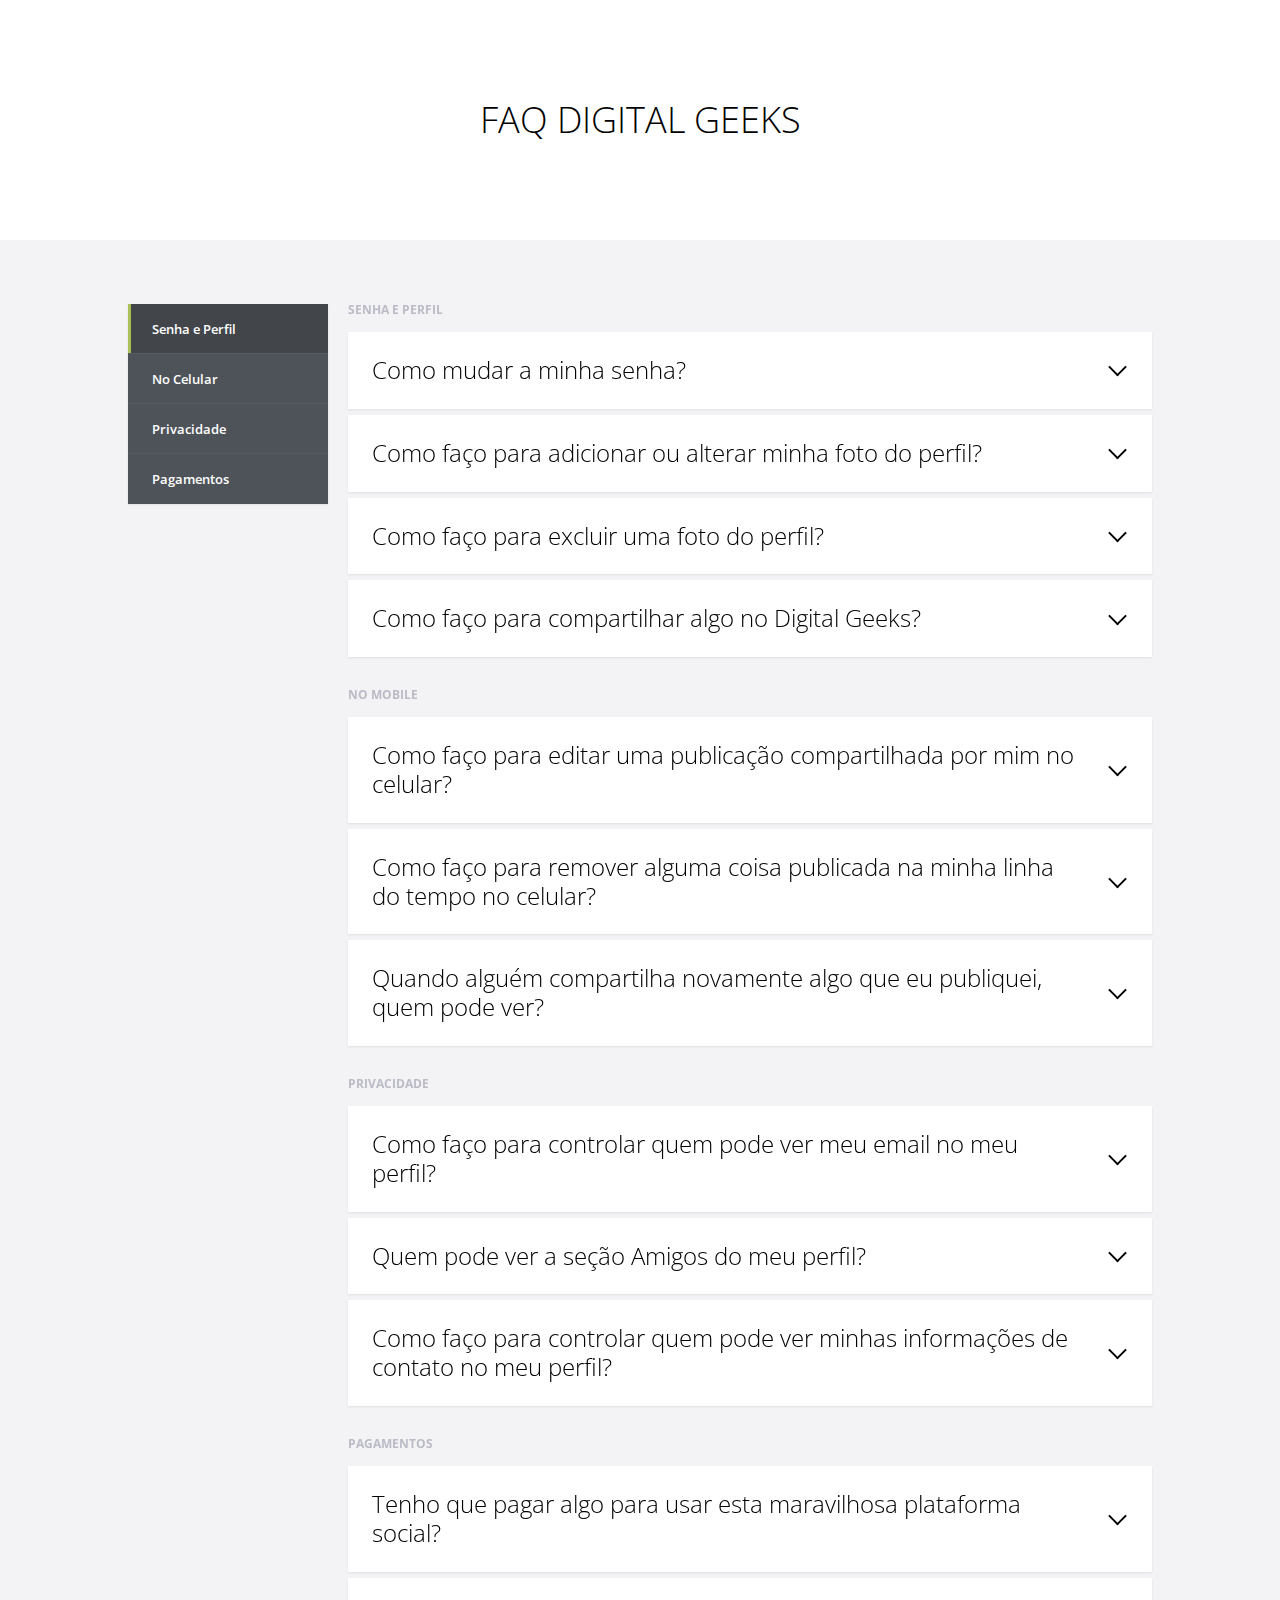
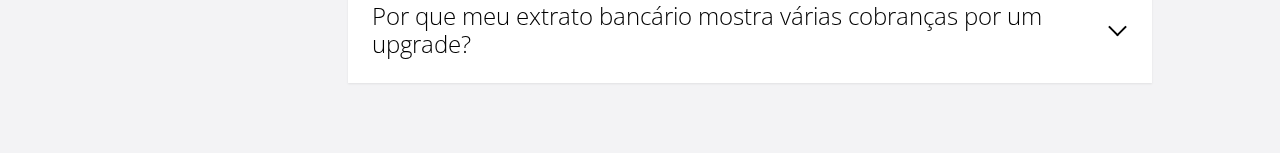
<file: FAQ/faq-template-master/index.html>
<?php ?>
<!doctype html>
<html lang="en" class="no-js">
<head>
	<meta charset="UTF-8">
	<meta name="viewport" content="width=device-width, initial-scale=1">

	<link href='http://fonts.googleapis.com/css?family=Open+Sans:400,300,600,700' rel='stylesheet' type='text/css'>

	<link rel="stylesheet" href="css/reset.css"> <!-- CSS reset -->
	<link rel="stylesheet" href="css/style.css"> <!-- Resource style -->
	<script src="js/modernizr.js"></script> <!-- Modernizr -->
	<title>FAQ Template | CodyHouse</title>
</head>
<body>
<header>
	<h1>FAQ DIGITAL GEEKS</h1>
</header>
<section class="cd-faq">
	<ul class="cd-faq-categories">
		<li><a class="selected" href="#basico">Senha e Perfil</a></li>
		<li><a href="#celular">No Celular</a></li>
		<li><a href="#privacidade">Privacidade</a></li>
		<li><a href="#pagamentos">Pagamentos</a></li>
	</ul> <!-- cd-faq-categories -->

	<div class="cd-faq-items">
		<ul id="basico" class="cd-faq-group">
			<li class="cd-faq-title"><h2>Senha e Perfil</h2></li>
			<li>
				<a class="cd-faq-trigger" href="#0">Como mudar a minha senha?</a>
				<div class="cd-faq-content">
					<p>Se você sabe a sua senha atual, pode alterá-la. Ao criar uma nova senha,
						faça com que ela tenha 6 caracteres e use uma combinação de números, letras maiúsculas
						 e minúsculas e caracteres de pontuação, para que seja uma senha forte.
						Evite incluir o seu nome ou palavras comuns. Sua senha deve ser difícil de adivinhar.</p>
				</div> <!-- cd-faq-content -->
			</li>

			<li>
				<a class="cd-faq-trigger" href="#0">Como faço para adicionar ou alterar minha foto do perfil?</a>
				<div class="cd-faq-content">
					<p>Para adicionar uma foto do perfil ou alterar a atual:
						Clique em seu nome no canto superior esquerdo e passe o ponteiro do mouse sobre sua foto do perfil.
						Clique em Atualizar foto do perfil.
						Você pode:
						Carregar uma foto do seu computador.
						Adicionar tema.
						Selecionar uma foto já carregada ou uma onde se encontra identificado.
						Corte sua foto e clique em Salvar. Se você não desejar cortar sua foto, clique em Pular o corte na
						parte inferior esquerda. Depois clique em Salvar.
						Para ter a melhor qualidade, sua foto do perfil deve ter pelo menos 320 pixels de largura e 320 pixels de altura.
						Observação: Sua foto atual do perfil é sempre pública.</p>
				</div> <!-- cd-faq-content -->
			</li>

			<li>
				<a class="cd-faq-trigger" href="#0">Como faço para excluir uma foto do perfil?</a>
				<div class="cd-faq-content">
					<p>Para excluir uma foto do perfil:
						Acesse seu álbum de fotos do perfil
						Clique na foto que você deseja excluir
						Clique em Opções, abaixo da foto
						Selecione Excluir esta foto no menu suspenso
						Clique em Excluir</p>
				</div> <!-- cd-faq-content -->
			</li>

			<li>
				<a class="cd-faq-trigger" href="#0">Como faço para compartilhar algo no Digital Geeks?</a>
				<div class="cd-faq-content">
					<p>Para compartilhar algo no Digital Geeks:
						Na parte superior da linha do tempo ou do Feed de Notícias, clique em Criar publicação.
						Adicione uma atualização de texto ou clique no tipo de publicação que você deseja compartilhar
						(por exemplo, foto/vídeo, sentimento/atividade).
						Você também pode:
						Adicionar uma foto ou vídeo.
						Adicionar uma localização.
						Marcar amigos.
						Adicionar uma figurinha.
						Adicionar como está se sentindo ou o que está fazendo.
						Selecione um público para a sua publicação.
						Clique em Publicar.
						Observação: só é possível adicionar um acontecimento  da sua linha do tempo.</p>
				</div> <!-- cd-faq-content -->
			</li>
		</ul> <!-- cd-faq-group -->

		<ul id="celular" class="cd-faq-group">
			<li class="cd-faq-title"><h2>No Mobile</h2></li>
			<li>
				<a class="cd-faq-trigger" href="#0">Como faço para editar uma publicação compartilhada por mim no celular?</a>
				<div class="cd-faq-content">
					<p>Para editar uma publicação já compartilhada:
						Clique em  no canto superior direito da publicação
						Clique em Editar publicação
						Faça as alterações e clique em Salvar
						Se você adicionou fotos como parte da sua publicação, poderá também excluir uma foto sem excluir toda a publicação:
						Clique em  no canto superior direito da publicação
						Clique em Editar publicação
						Passe o cursor sobre as fotos que você deseja excluir e clique no x no canto superior direito
						Clique em Salvar
						Lembre-se de que você não terá como excluir fotos de uma publicação que tiver compartilhado de aplicativos de terceiros.
						Observação: se sua publicação em um grupo inclui apenas uma foto, é possível excluir a foto sem apagar toda a sua publicação.</p>
				</div> <!-- cd-faq-content -->
			</li>

			<li>
				<a class="cd-faq-trigger" href="#0">Como faço para remover alguma coisa publicada na minha linha do tempo no celular?</a>
				<div class="cd-faq-content">
					<p>Você pode remover publicações feitas por você e seus amigos em sua linha do tempo.
						Para remover uma publicação da linha do tempo:
						No Feed de Notícias, clique em seu nome no canto superior esquerdo.
						Role a tela e passe o ponteiro do mouse sobre a publicação e clique em  no canto superior direito.
						Selecione Excluir ou Ocultar da linha do tempo no menu suspenso.
						Ocultar na linha do tempo: remove a história de sua linha do tempo, não do Facebook.
						Excluir: remove a publicação completamente do Facebook. Você pode excluir apenas suas publicações.
						Caso você não queira que um conteúdo em que você foi marcado apareça na sua linha do tempo,
						será necessário remover a marcação. Quando você remove uma marcação, a publicação não aparece mais
						na sua linha do tempo. No entanto, a publicação ainda fica visível para o público com o qual ela
						foi compartilhada em outros lugares do Facebook, como no Feed de Notícias ou na pesquisa.</p>
				</div> <!-- cd-faq-content -->
			</li>

			<li>
				<a class="cd-faq-trigger" href="#0">Quando alguém compartilha novamente algo que eu publiquei, quem pode ver?</a>
				<div class="cd-faq-content">
					<p>Quando alguém clica em Compartilhar na sua publicação, suas fotos, vídeos ou atualizações de status do Digital Geeks
						 não poderão ser vistos pelas pessoas que não estavam no público que você selecionou originalmente para compartilhamento.
						 Apenas as pessoas que podem ver essas publicações quando você as compartilha pela primeira vez podem vê-las
						 quando alguém clica em Compartilhar. Use o seletor de público para ajustar com quem você compartilha suas publicações.
						 Observação: Quando um amigo compartilha um link publicado por você, ele pode compartilhar o link com
						 um público mais amplo do que o do compartilhamento original. Lembre-se de que o texto adicionado à
						 sua publicação não será compartilhado.</p>
				</div> <!-- cd-faq-content -->
			</li>
		</ul> <!-- cd-faq-group -->

		<ul id="privacidade" class="cd-faq-group">
			<li class="cd-faq-title"><h2>Privacidade</h2></li>
			<li>
				<a class="cd-faq-trigger" href="#0">Como faço para controlar quem pode ver meu email no meu perfil?</a>
				<div class="cd-faq-content">
					<p>Seu email possui uma configuração de privacidade (que controla as pessoas com quem você o compartilha) e
						uma configuração que controla se ele pode ou não ser exibido no seu perfil. Por exemplo, você pode optar
						por exibir seu email no seu perfil, mas configurar sua privacidade como Amigos, de forma que o seu email
						seja compartilhado no seu perfil e em outros lugares no Digital Geeks com os seus amigos.
						Para ajustar com quem você compartilha seu email e decidir se ele será exibido no seu perfil:
						No Feed de Notícias, clique em seu nome no canto superior esquerdo.
						Clique em Sobre, no início do perfil.
						Clique em Informações básicas e de contato no menu da esquerda.
						Clique em Editar ao lado do email e clique no seletor de público ao lado do email para alterar o público com
						o qual ele é compartilhado, e salve as alterações.
						Observação: Ao ocultar seu email no seu perfil, as pessoas com quem você o compartilha ainda
						terão acesso ao seu email em todos os outros lugares como na busca e outros lugares do Digital Geeks.</p>
				</div> <!-- cd-faq-content -->
			</li>

			<li>
				<a class="cd-faq-trigger" href="#0">Quem pode ver a seção Amigos do meu perfil?</a>
				<div class="cd-faq-content">
					<p>Por padrão, todos podem ver a seção Amigosdo seu perfil. Para ajustar quem pode ver sua seção Amigos:
						Vá até o seu perfil
						Clique em Amigos abaixo da sua foto de capa
						Clique em  no parte superior da página e selecione Editar Privacidade no menu suspenso
						Selecione um público (por exemplo, Amigos, Público) para escolher com quem você compartilha
						sua lista de amigos no seu perfil
						Observação: as pessoas podem ver os amigos em comum quando acessam seu perfil.
						Seus amigos também controlam quem pode ver as amizades deles em seus respectivos perfis.
						Se as pessoas puderem ver suas amizades em outro perfil, também poderão vê-las no
						 Feed de Notícias, na pesquisa e em outros locais do Digital Geeks.</p>
				</div> <!-- cd-faq-content -->
			</li>

			<li>
				<a class="cd-faq-trigger" href="#0">Como faço para controlar quem pode ver minhas informações de contato no meu perfil?</a>
				<div class="cd-faq-content">
					<p>Você pode controlar quem pode ver suas informações de contato diretamente em seu perfil:
						No Feed de Notícias, clique em seu nome no canto superior esquerdo.
						Clique em Sobre e em Informações básicas e de contato no menu da esquerda.
						Clique em Editar ao lado de cada parte das informações de contato e use o seletor de público para
						ajustar com quem você as compartilha.</p>
				</div> <!-- cd-faq-content -->
			</li>

		</ul> <!-- cd-faq-group -->

		<ul id="pagamentos" class="cd-faq-group">
			<li class="cd-faq-title"><h2>Pagamentos</h2></li>
			<li>
				<a class="cd-faq-trigger" href="#0">Tenho que pagar algo para usar esta maravilhosa plataforma social?</a>
				<div class="cd-faq-content">
					<p>Não. Entretanto é importante você saber que aceitamos DOAÇÕES VOLUNTÁRIAS que devem ser depositadas na conta
						do CEO e Mantenedor do site Ricardo Figueiredo: um personagem de trajetória inspiradora, uma mente criadora, com perfil
						inovador e à frente de seu tempo. Toda e qualquer doação é bem vinda e aguardada! Ktchauum!!!</p>
				</div> <!-- cd-faq-content -->
			</li>

			<li>
				<a class="cd-faq-trigger" href="#0">Por que meu extrato bancário mostra várias cobranças por um upgrade?</a>
				<div class="cd-faq-content">
					<p>Provavelmente nós cadastramos você como Doador Universal (não é de sangue... é de dinheiro! ) e seu cartão de crédito passou a ser
						 adotado como amigo! Parabéns que privilégio!!!</p>
				</div> <!-- cd-faq-content -->
			</li>
		</ul> <!-- cd-faq-group -->

		</ul> <!-- cd-faq-group -->
	</div> <!-- cd-faq-items -->
	<a href="#0" class="cd-close-panel">Close</a>
</section> <!-- cd-faq -->
<script src="js/jquery-2.1.1.js"></script>
<script src="js/jquery.mobile.custom.min.js"></script>
<script src="js/main.js"></script> <!-- Resource jQuery -->
</body>
</html>
</file>
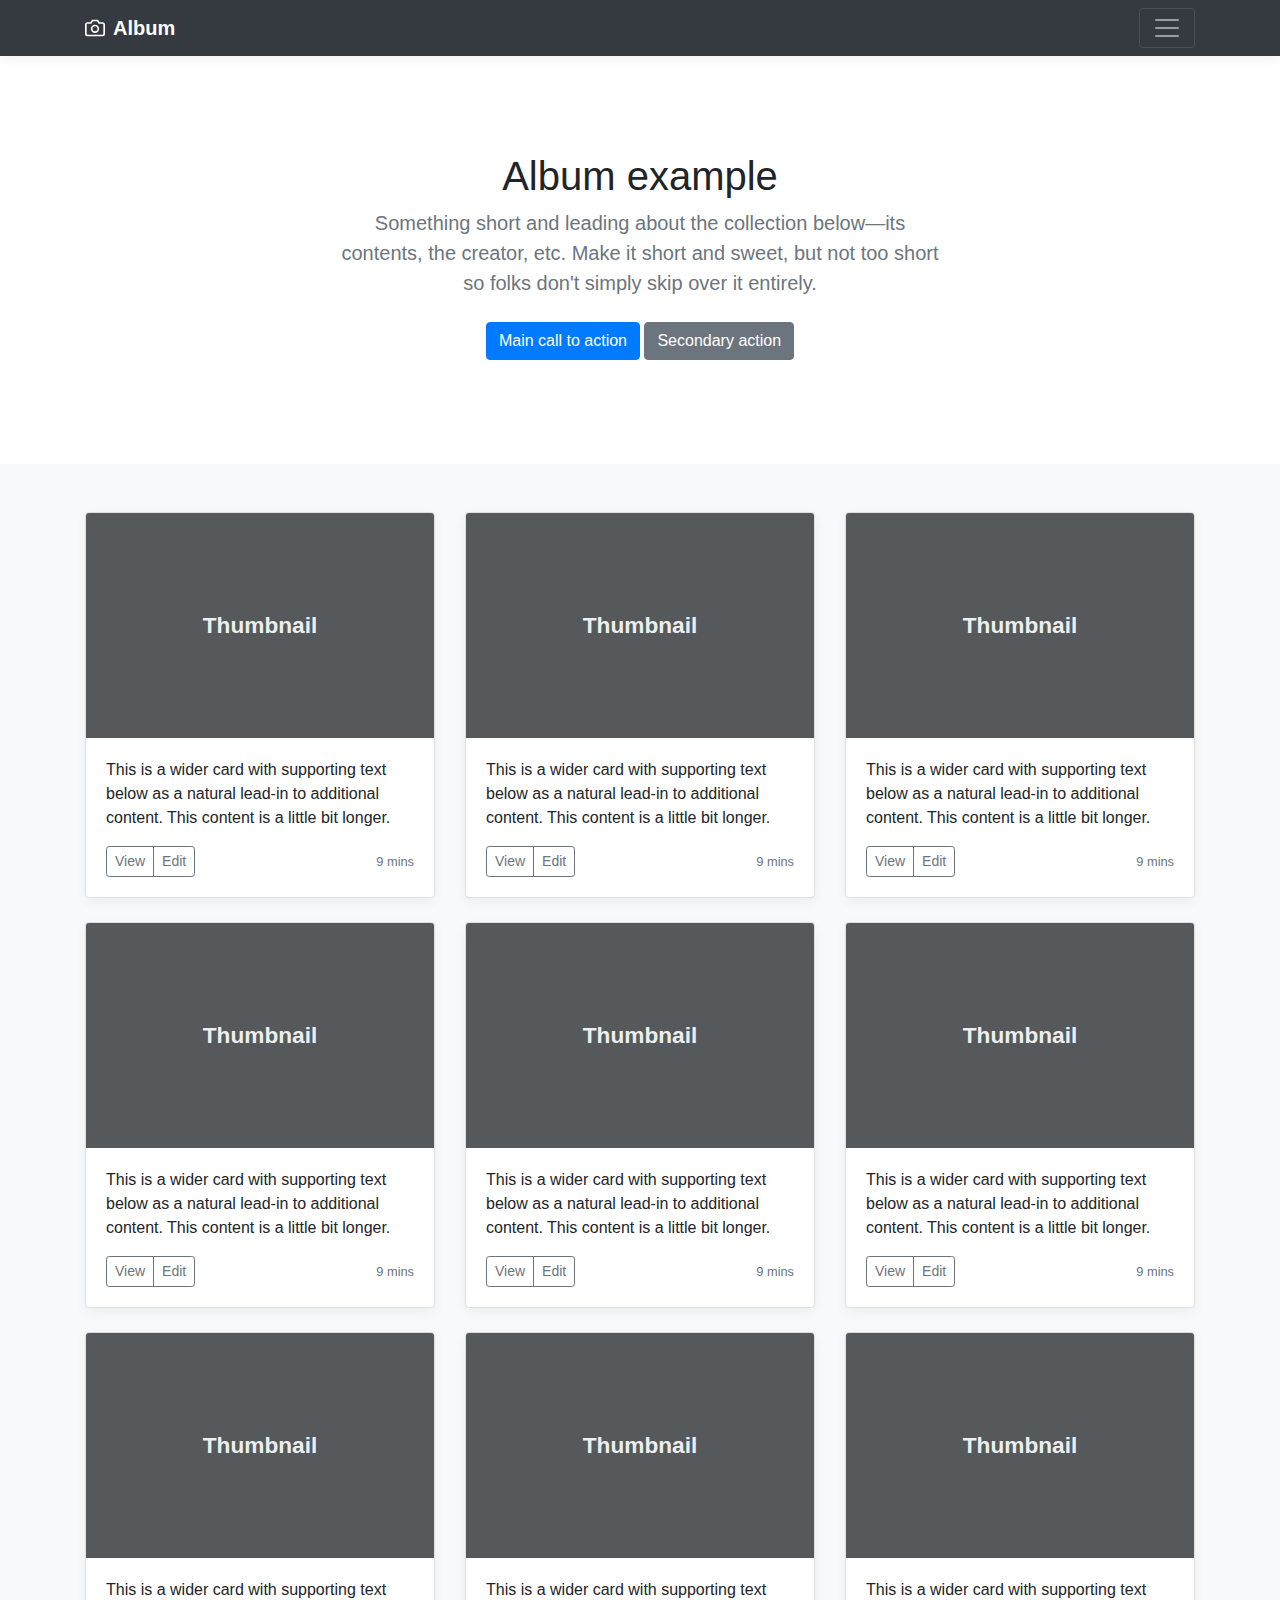
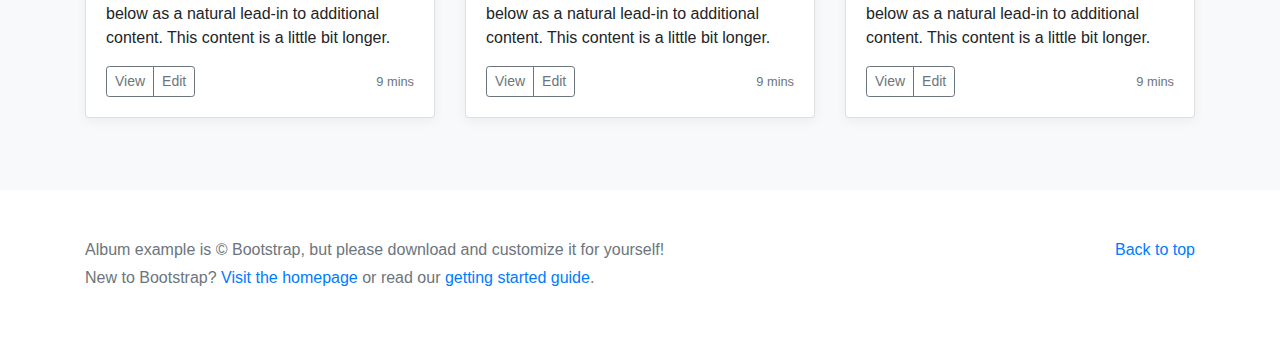
<file: bootstrap-4.1.1/docs/4.1/examples/album/index.html>
<!doctype html>
<html lang="en">
  <head>
    <meta charset="utf-8">
    <meta name="viewport" content="width=device-width, initial-scale=1, shrink-to-fit=no">
    <meta name="description" content="">
    <meta name="author" content="">
    <link rel="icon" href="../../../../favicon.ico">

    <title>Album example for Bootstrap</title>

    <!-- Bootstrap core CSS -->
    <link href="../../../../dist/css/bootstrap.min.css" rel="stylesheet">

    <!-- Custom styles for this template -->
    <link href="album.css" rel="stylesheet">
  </head>

  <body>

    <header>
      <div class="collapse bg-dark" id="navbarHeader">
        <div class="container">
          <div class="row">
            <div class="col-sm-8 col-md-7 py-4">
              <h4 class="text-white">About</h4>
              <p class="text-muted">Add some information about the album below, the author, or any other background context. Make it a few sentences long so folks can pick up some informative tidbits. Then, link them off to some social networking sites or contact information.</p>
            </div>
            <div class="col-sm-4 offset-md-1 py-4">
              <h4 class="text-white">Contact</h4>
              <ul class="list-unstyled">
                <li><a href="#" class="text-white">Follow on Twitter</a></li>
                <li><a href="#" class="text-white">Like on Facebook</a></li>
                <li><a href="#" class="text-white">Email me</a></li>
              </ul>
            </div>
          </div>
        </div>
      </div>
      <div class="navbar navbar-dark bg-dark box-shadow">
        <div class="container d-flex justify-content-between">
          <a href="#" class="navbar-brand d-flex align-items-center">
            <svg xmlns="http://www.w3.org/2000/svg" width="20" height="20" viewBox="0 0 24 24" fill="none" stroke="currentColor" stroke-width="2" stroke-linecap="round" stroke-linejoin="round" class="mr-2"><path d="M23 19a2 2 0 0 1-2 2H3a2 2 0 0 1-2-2V8a2 2 0 0 1 2-2h4l2-3h6l2 3h4a2 2 0 0 1 2 2z"></path><circle cx="12" cy="13" r="4"></circle></svg>
            <strong>Album</strong>
          </a>
          <button class="navbar-toggler" type="button" data-toggle="collapse" data-target="#navbarHeader" aria-controls="navbarHeader" aria-expanded="false" aria-label="Toggle navigation">
            <span class="navbar-toggler-icon"></span>
          </button>
        </div>
      </div>
    </header>

    <main role="main">

      <section class="jumbotron text-center">
        <div class="container">
          <h1 class="jumbotron-heading">Album example</h1>
          <p class="lead text-muted">Something short and leading about the collection below—its contents, the creator, etc. Make it short and sweet, but not too short so folks don't simply skip over it entirely.</p>
          <p>
            <a href="#" class="btn btn-primary my-2">Main call to action</a>
            <a href="#" class="btn btn-secondary my-2">Secondary action</a>
          </p>
        </div>
      </section>

      <div class="album py-5 bg-light">
        <div class="container">

          <div class="row">
            <div class="col-md-4">
              <div class="card mb-4 box-shadow">
                <img class="card-img-top" data-src="holder.js/100px225?theme=thumb&bg=55595c&fg=eceeef&text=Thumbnail" alt="Card image cap">
                <div class="card-body">
                  <p class="card-text">This is a wider card with supporting text below as a natural lead-in to additional content. This content is a little bit longer.</p>
                  <div class="d-flex justify-content-between align-items-center">
                    <div class="btn-group">
                      <button type="button" class="btn btn-sm btn-outline-secondary">View</button>
                      <button type="button" class="btn btn-sm btn-outline-secondary">Edit</button>
                    </div>
                    <small class="text-muted">9 mins</small>
                  </div>
                </div>
              </div>
            </div>
            <div class="col-md-4">
              <div class="card mb-4 box-shadow">
                <img class="card-img-top" data-src="holder.js/100px225?theme=thumb&bg=55595c&fg=eceeef&text=Thumbnail" alt="Card image cap">
                <div class="card-body">
                  <p class="card-text">This is a wider card with supporting text below as a natural lead-in to additional content. This content is a little bit longer.</p>
                  <div class="d-flex justify-content-between align-items-center">
                    <div class="btn-group">
                      <button type="button" class="btn btn-sm btn-outline-secondary">View</button>
                      <button type="button" class="btn btn-sm btn-outline-secondary">Edit</button>
                    </div>
                    <small class="text-muted">9 mins</small>
                  </div>
                </div>
              </div>
            </div>
            <div class="col-md-4">
              <div class="card mb-4 box-shadow">
                <img class="card-img-top" data-src="holder.js/100px225?theme=thumb&bg=55595c&fg=eceeef&text=Thumbnail" alt="Card image cap">
                <div class="card-body">
                  <p class="card-text">This is a wider card with supporting text below as a natural lead-in to additional content. This content is a little bit longer.</p>
                  <div class="d-flex justify-content-between align-items-center">
                    <div class="btn-group">
                      <button type="button" class="btn btn-sm btn-outline-secondary">View</button>
                      <button type="button" class="btn btn-sm btn-outline-secondary">Edit</button>
                    </div>
                    <small class="text-muted">9 mins</small>
                  </div>
                </div>
              </div>
            </div>

            <div class="col-md-4">
              <div class="card mb-4 box-shadow">
                <img class="card-img-top" data-src="holder.js/100px225?theme=thumb&bg=55595c&fg=eceeef&text=Thumbnail" alt="Card image cap">
                <div class="card-body">
                  <p class="card-text">This is a wider card with supporting text below as a natural lead-in to additional content. This content is a little bit longer.</p>
                  <div class="d-flex justify-content-between align-items-center">
                    <div class="btn-group">
                      <button type="button" class="btn btn-sm btn-outline-secondary">View</button>
                      <button type="button" class="btn btn-sm btn-outline-secondary">Edit</button>
                    </div>
                    <small class="text-muted">9 mins</small>
                  </div>
                </div>
              </div>
            </div>
            <div class="col-md-4">
              <div class="card mb-4 box-shadow">
                <img class="card-img-top" data-src="holder.js/100px225?theme=thumb&bg=55595c&fg=eceeef&text=Thumbnail" alt="Card image cap">
                <div class="card-body">
                  <p class="card-text">This is a wider card with supporting text below as a natural lead-in to additional content. This content is a little bit longer.</p>
                  <div class="d-flex justify-content-between align-items-center">
                    <div class="btn-group">
                      <button type="button" class="btn btn-sm btn-outline-secondary">View</button>
                      <button type="button" class="btn btn-sm btn-outline-secondary">Edit</button>
                    </div>
                    <small class="text-muted">9 mins</small>
                  </div>
                </div>
              </div>
            </div>
            <div class="col-md-4">
              <div class="card mb-4 box-shadow">
                <img class="card-img-top" data-src="holder.js/100px225?theme=thumb&bg=55595c&fg=eceeef&text=Thumbnail" alt="Card image cap">
                <div class="card-body">
                  <p class="card-text">This is a wider card with supporting text below as a natural lead-in to additional content. This content is a little bit longer.</p>
                  <div class="d-flex justify-content-between align-items-center">
                    <div class="btn-group">
                      <button type="button" class="btn btn-sm btn-outline-secondary">View</button>
                      <button type="button" class="btn btn-sm btn-outline-secondary">Edit</button>
                    </div>
                    <small class="text-muted">9 mins</small>
                  </div>
                </div>
              </div>
            </div>

            <div class="col-md-4">
              <div class="card mb-4 box-shadow">
                <img class="card-img-top" data-src="holder.js/100px225?theme=thumb&bg=55595c&fg=eceeef&text=Thumbnail" alt="Card image cap">
                <div class="card-body">
                  <p class="card-text">This is a wider card with supporting text below as a natural lead-in to additional content. This content is a little bit longer.</p>
                  <div class="d-flex justify-content-between align-items-center">
                    <div class="btn-group">
                      <button type="button" class="btn btn-sm btn-outline-secondary">View</button>
                      <button type="button" class="btn btn-sm btn-outline-secondary">Edit</button>
                    </div>
                    <small class="text-muted">9 mins</small>
                  </div>
                </div>
              </div>
            </div>
            <div class="col-md-4">
              <div class="card mb-4 box-shadow">
                <img class="card-img-top" data-src="holder.js/100px225?theme=thumb&bg=55595c&fg=eceeef&text=Thumbnail" alt="Card image cap">
                <div class="card-body">
                  <p class="card-text">This is a wider card with supporting text below as a natural lead-in to additional content. This content is a little bit longer.</p>
                  <div class="d-flex justify-content-between align-items-center">
                    <div class="btn-group">
                      <button type="button" class="btn btn-sm btn-outline-secondary">View</button>
                      <button type="button" class="btn btn-sm btn-outline-secondary">Edit</button>
                    </div>
                    <small class="text-muted">9 mins</small>
                  </div>
                </div>
              </div>
            </div>
            <div class="col-md-4">
              <div class="card mb-4 box-shadow">
                <img class="card-img-top" data-src="holder.js/100px225?theme=thumb&bg=55595c&fg=eceeef&text=Thumbnail" alt="Card image cap">
                <div class="card-body">
                  <p class="card-text">This is a wider card with supporting text below as a natural lead-in to additional content. This content is a little bit longer.</p>
                  <div class="d-flex justify-content-between align-items-center">
                    <div class="btn-group">
                      <button type="button" class="btn btn-sm btn-outline-secondary">View</button>
                      <button type="button" class="btn btn-sm btn-outline-secondary">Edit</button>
                    </div>
                    <small class="text-muted">9 mins</small>
                  </div>
                </div>
              </div>
            </div>
          </div>
        </div>
      </div>

    </main>

    <footer class="text-muted">
      <div class="container">
        <p class="float-right">
          <a href="#">Back to top</a>
        </p>
        <p>Album example is &copy; Bootstrap, but please download and customize it for yourself!</p>
        <p>New to Bootstrap? <a href="../../">Visit the homepage</a> or read our <a href="../../getting-started/">getting started guide</a>.</p>
      </div>
    </footer>

    <!-- Bootstrap core JavaScript
    ================================================== -->
    <!-- Placed at the end of the document so the pages load faster -->
    <script src="https://code.jquery.com/jquery-3.3.1.slim.min.js" integrity="sha384-q8i/X+965DzO0rT7abK41JStQIAqVgRVzpbzo5smXKp4YfRvH+8abtTE1Pi6jizo" crossorigin="anonymous"></script>
    <script>window.jQuery || document.write('<script src="../../../../assets/js/vendor/jquery-slim.min.js"><\/script>')</script>
    <script src="../../../../assets/js/vendor/popper.min.js"></script>
    <script src="../../../../dist/js/bootstrap.min.js"></script>
    <script src="../../../../assets/js/vendor/holder.min.js"></script>
  </body>
</html>
</file>
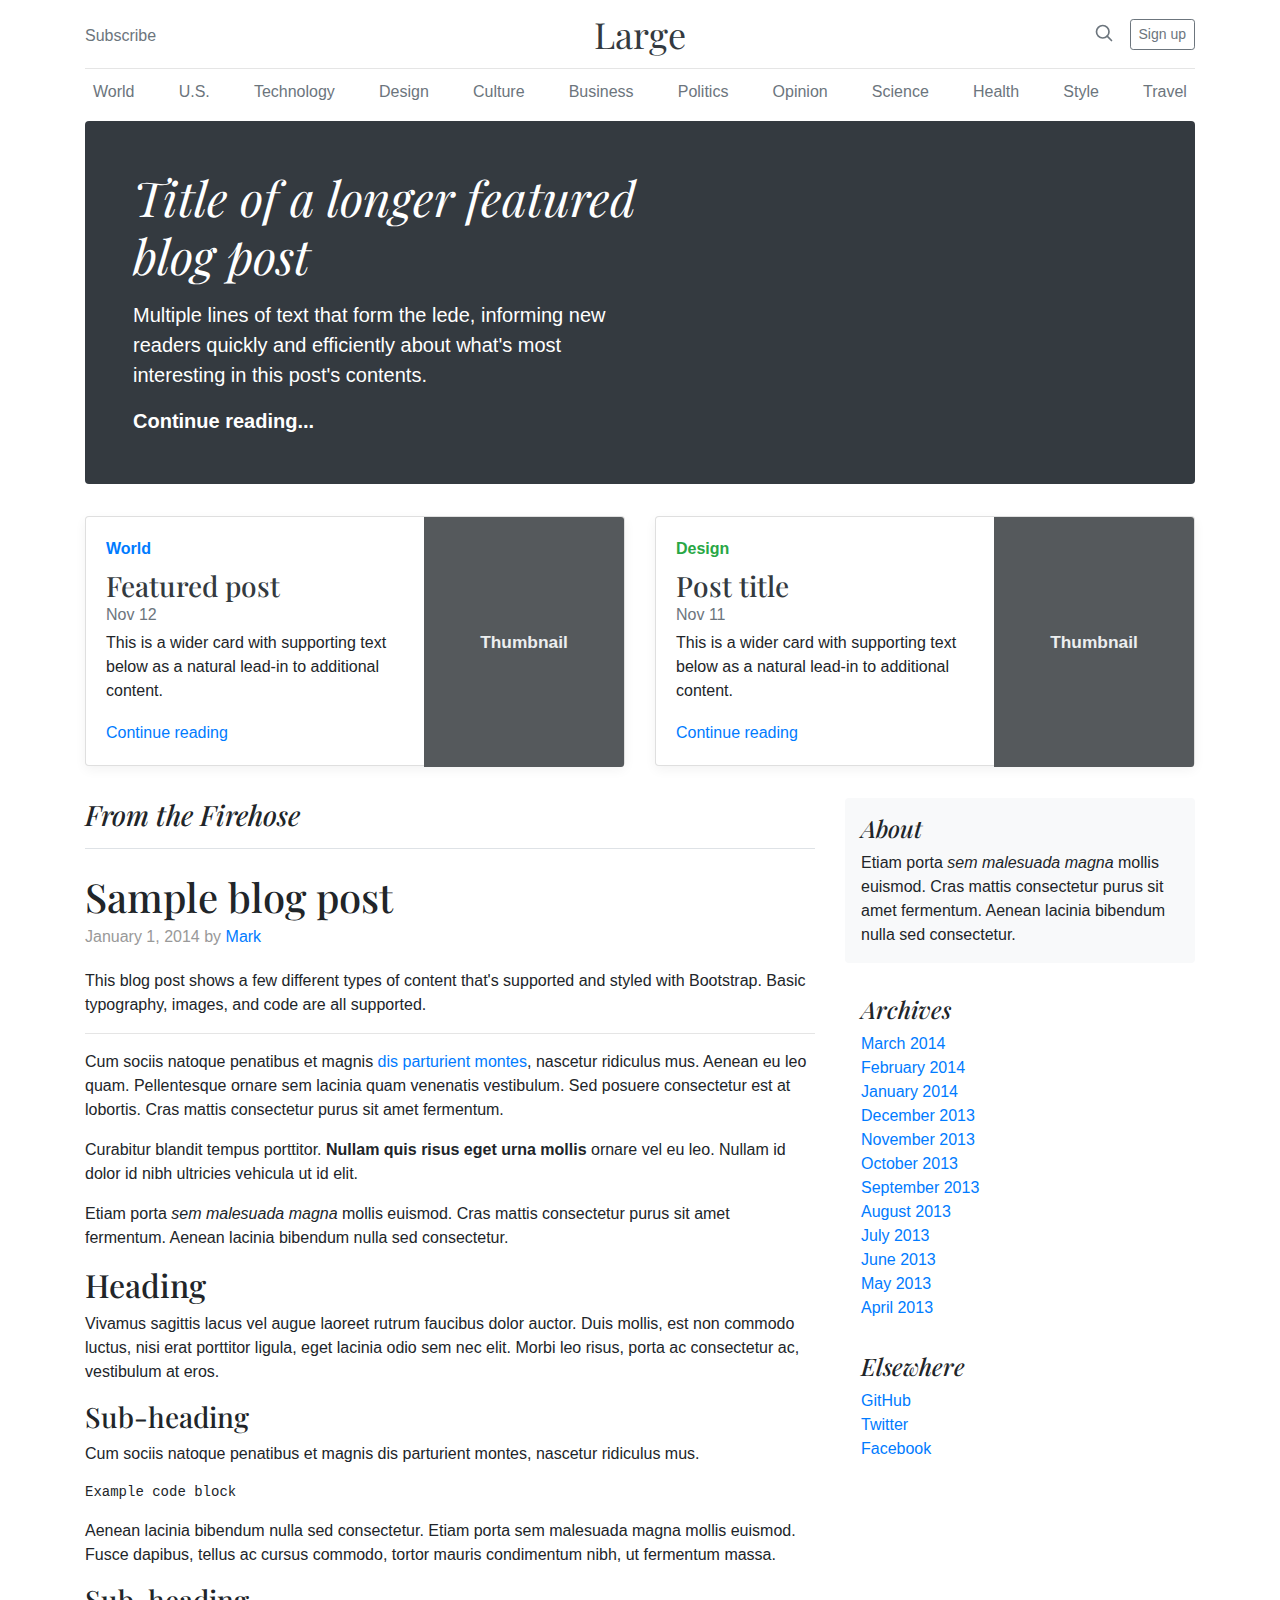
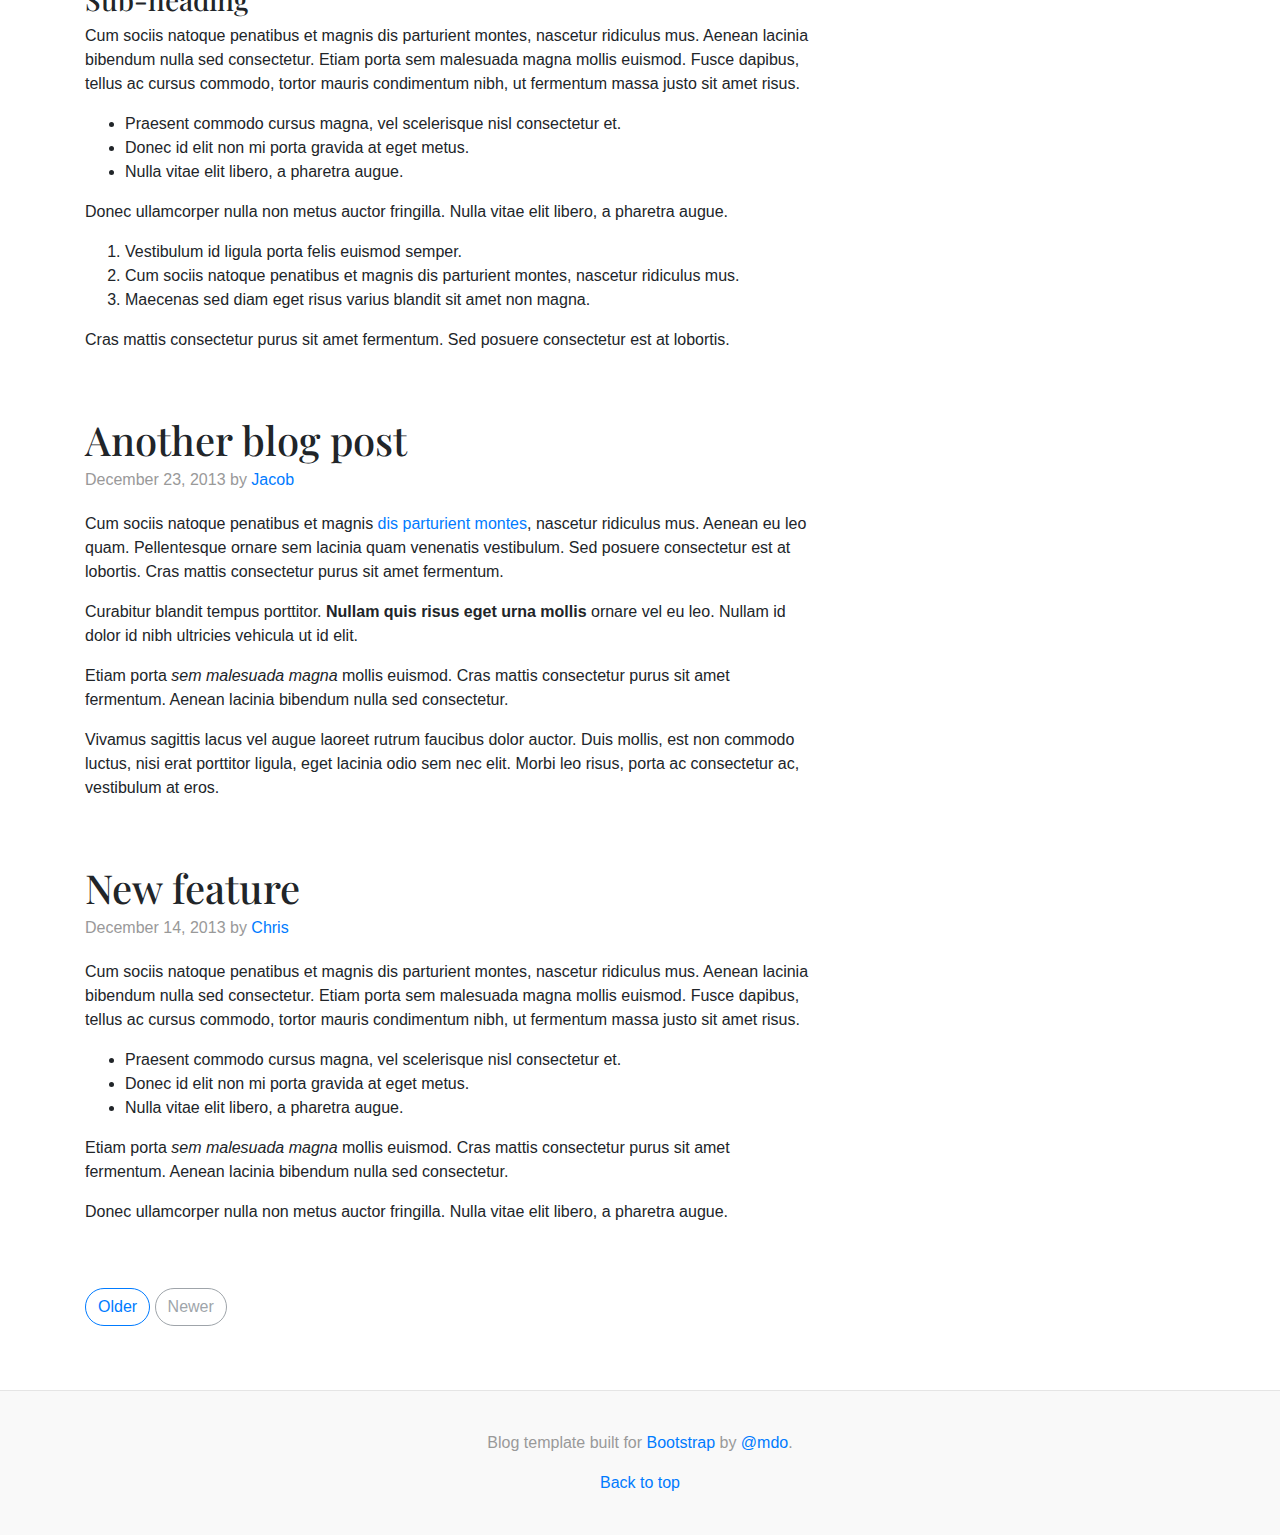
<file: bootstrap-4.1.1/docs/4.1/examples/blog/index.html>
<!doctype html>
<html lang="en">
  <head>
    <meta charset="utf-8">
    <meta name="viewport" content="width=device-width, initial-scale=1, shrink-to-fit=no">
    <meta name="description" content="">
    <meta name="author" content="">
    <link rel="icon" href="../../../../favicon.ico">

    <title>Blog Template for Bootstrap</title>

    <!-- Bootstrap core CSS -->
    <link href="../../../../dist/css/bootstrap.min.css" rel="stylesheet">

    <!-- Custom styles for this template -->
    <link href="https://fonts.googleapis.com/css?family=Playfair+Display:700,900" rel="stylesheet">
    <link href="blog.css" rel="stylesheet">
  </head>

  <body>

    <div class="container">
      <header class="blog-header py-3">
        <div class="row flex-nowrap justify-content-between align-items-center">
          <div class="col-4 pt-1">
            <a class="text-muted" href="#">Subscribe</a>
          </div>
          <div class="col-4 text-center">
            <a class="blog-header-logo text-dark" href="#">Large</a>
          </div>
          <div class="col-4 d-flex justify-content-end align-items-center">
            <a class="text-muted" href="#">
              <svg xmlns="http://www.w3.org/2000/svg" width="20" height="20" viewBox="0 0 24 24" fill="none" stroke="currentColor" stroke-width="2" stroke-linecap="round" stroke-linejoin="round" class="mx-3"><circle cx="10.5" cy="10.5" r="7.5"></circle><line x1="21" y1="21" x2="15.8" y2="15.8"></line></svg>
            </a>
            <a class="btn btn-sm btn-outline-secondary" href="#">Sign up</a>
          </div>
        </div>
      </header>

      <div class="nav-scroller py-1 mb-2">
        <nav class="nav d-flex justify-content-between">
          <a class="p-2 text-muted" href="#">World</a>
          <a class="p-2 text-muted" href="#">U.S.</a>
          <a class="p-2 text-muted" href="#">Technology</a>
          <a class="p-2 text-muted" href="#">Design</a>
          <a class="p-2 text-muted" href="#">Culture</a>
          <a class="p-2 text-muted" href="#">Business</a>
          <a class="p-2 text-muted" href="#">Politics</a>
          <a class="p-2 text-muted" href="#">Opinion</a>
          <a class="p-2 text-muted" href="#">Science</a>
          <a class="p-2 text-muted" href="#">Health</a>
          <a class="p-2 text-muted" href="#">Style</a>
          <a class="p-2 text-muted" href="#">Travel</a>
        </nav>
      </div>

      <div class="jumbotron p-3 p-md-5 text-white rounded bg-dark">
        <div class="col-md-6 px-0">
          <h1 class="display-4 font-italic">Title of a longer featured blog post</h1>
          <p class="lead my-3">Multiple lines of text that form the lede, informing new readers quickly and efficiently about what's most interesting in this post's contents.</p>
          <p class="lead mb-0"><a href="#" class="text-white font-weight-bold">Continue reading...</a></p>
        </div>
      </div>

      <div class="row mb-2">
        <div class="col-md-6">
          <div class="card flex-md-row mb-4 box-shadow h-md-250">
            <div class="card-body d-flex flex-column align-items-start">
              <strong class="d-inline-block mb-2 text-primary">World</strong>
              <h3 class="mb-0">
                <a class="text-dark" href="#">Featured post</a>
              </h3>
              <div class="mb-1 text-muted">Nov 12</div>
              <p class="card-text mb-auto">This is a wider card with supporting text below as a natural lead-in to additional content.</p>
              <a href="#">Continue reading</a>
            </div>
            <img class="card-img-right flex-auto d-none d-lg-block" data-src="holder.js/200x250?theme=thumb" alt="Card image cap">
          </div>
        </div>
        <div class="col-md-6">
          <div class="card flex-md-row mb-4 box-shadow h-md-250">
            <div class="card-body d-flex flex-column align-items-start">
              <strong class="d-inline-block mb-2 text-success">Design</strong>
              <h3 class="mb-0">
                <a class="text-dark" href="#">Post title</a>
              </h3>
              <div class="mb-1 text-muted">Nov 11</div>
              <p class="card-text mb-auto">This is a wider card with supporting text below as a natural lead-in to additional content.</p>
              <a href="#">Continue reading</a>
            </div>
            <img class="card-img-right flex-auto d-none d-lg-block" data-src="holder.js/200x250?theme=thumb" alt="Card image cap">
          </div>
        </div>
      </div>
    </div>

    <main role="main" class="container">
      <div class="row">
        <div class="col-md-8 blog-main">
          <h3 class="pb-3 mb-4 font-italic border-bottom">
            From the Firehose
          </h3>

          <div class="blog-post">
            <h2 class="blog-post-title">Sample blog post</h2>
            <p class="blog-post-meta">January 1, 2014 by <a href="#">Mark</a></p>

            <p>This blog post shows a few different types of content that's supported and styled with Bootstrap. Basic typography, images, and code are all supported.</p>
            <hr>
            <p>Cum sociis natoque penatibus et magnis <a href="#">dis parturient montes</a>, nascetur ridiculus mus. Aenean eu leo quam. Pellentesque ornare sem lacinia quam venenatis vestibulum. Sed posuere consectetur est at lobortis. Cras mattis consectetur purus sit amet fermentum.</p>
            <blockquote>
              <p>Curabitur blandit tempus porttitor. <strong>Nullam quis risus eget urna mollis</strong> ornare vel eu leo. Nullam id dolor id nibh ultricies vehicula ut id elit.</p>
            </blockquote>
            <p>Etiam porta <em>sem malesuada magna</em> mollis euismod. Cras mattis consectetur purus sit amet fermentum. Aenean lacinia bibendum nulla sed consectetur.</p>
            <h2>Heading</h2>
            <p>Vivamus sagittis lacus vel augue laoreet rutrum faucibus dolor auctor. Duis mollis, est non commodo luctus, nisi erat porttitor ligula, eget lacinia odio sem nec elit. Morbi leo risus, porta ac consectetur ac, vestibulum at eros.</p>
            <h3>Sub-heading</h3>
            <p>Cum sociis natoque penatibus et magnis dis parturient montes, nascetur ridiculus mus.</p>
            <pre><code>Example code block</code></pre>
            <p>Aenean lacinia bibendum nulla sed consectetur. Etiam porta sem malesuada magna mollis euismod. Fusce dapibus, tellus ac cursus commodo, tortor mauris condimentum nibh, ut fermentum massa.</p>
            <h3>Sub-heading</h3>
            <p>Cum sociis natoque penatibus et magnis dis parturient montes, nascetur ridiculus mus. Aenean lacinia bibendum nulla sed consectetur. Etiam porta sem malesuada magna mollis euismod. Fusce dapibus, tellus ac cursus commodo, tortor mauris condimentum nibh, ut fermentum massa justo sit amet risus.</p>
            <ul>
              <li>Praesent commodo cursus magna, vel scelerisque nisl consectetur et.</li>
              <li>Donec id elit non mi porta gravida at eget metus.</li>
              <li>Nulla vitae elit libero, a pharetra augue.</li>
            </ul>
            <p>Donec ullamcorper nulla non metus auctor fringilla. Nulla vitae elit libero, a pharetra augue.</p>
            <ol>
              <li>Vestibulum id ligula porta felis euismod semper.</li>
              <li>Cum sociis natoque penatibus et magnis dis parturient montes, nascetur ridiculus mus.</li>
              <li>Maecenas sed diam eget risus varius blandit sit amet non magna.</li>
            </ol>
            <p>Cras mattis consectetur purus sit amet fermentum. Sed posuere consectetur est at lobortis.</p>
          </div><!-- /.blog-post -->

          <div class="blog-post">
            <h2 class="blog-post-title">Another blog post</h2>
            <p class="blog-post-meta">December 23, 2013 by <a href="#">Jacob</a></p>

            <p>Cum sociis natoque penatibus et magnis <a href="#">dis parturient montes</a>, nascetur ridiculus mus. Aenean eu leo quam. Pellentesque ornare sem lacinia quam venenatis vestibulum. Sed posuere consectetur est at lobortis. Cras mattis consectetur purus sit amet fermentum.</p>
            <blockquote>
              <p>Curabitur blandit tempus porttitor. <strong>Nullam quis risus eget urna mollis</strong> ornare vel eu leo. Nullam id dolor id nibh ultricies vehicula ut id elit.</p>
            </blockquote>
            <p>Etiam porta <em>sem malesuada magna</em> mollis euismod. Cras mattis consectetur purus sit amet fermentum. Aenean lacinia bibendum nulla sed consectetur.</p>
            <p>Vivamus sagittis lacus vel augue laoreet rutrum faucibus dolor auctor. Duis mollis, est non commodo luctus, nisi erat porttitor ligula, eget lacinia odio sem nec elit. Morbi leo risus, porta ac consectetur ac, vestibulum at eros.</p>
          </div><!-- /.blog-post -->

          <div class="blog-post">
            <h2 class="blog-post-title">New feature</h2>
            <p class="blog-post-meta">December 14, 2013 by <a href="#">Chris</a></p>

            <p>Cum sociis natoque penatibus et magnis dis parturient montes, nascetur ridiculus mus. Aenean lacinia bibendum nulla sed consectetur. Etiam porta sem malesuada magna mollis euismod. Fusce dapibus, tellus ac cursus commodo, tortor mauris condimentum nibh, ut fermentum massa justo sit amet risus.</p>
            <ul>
              <li>Praesent commodo cursus magna, vel scelerisque nisl consectetur et.</li>
              <li>Donec id elit non mi porta gravida at eget metus.</li>
              <li>Nulla vitae elit libero, a pharetra augue.</li>
            </ul>
            <p>Etiam porta <em>sem malesuada magna</em> mollis euismod. Cras mattis consectetur purus sit amet fermentum. Aenean lacinia bibendum nulla sed consectetur.</p>
            <p>Donec ullamcorper nulla non metus auctor fringilla. Nulla vitae elit libero, a pharetra augue.</p>
          </div><!-- /.blog-post -->

          <nav class="blog-pagination">
            <a class="btn btn-outline-primary" href="#">Older</a>
            <a class="btn btn-outline-secondary disabled" href="#">Newer</a>
          </nav>

        </div><!-- /.blog-main -->

        <aside class="col-md-4 blog-sidebar">
          <div class="p-3 mb-3 bg-light rounded">
            <h4 class="font-italic">About</h4>
            <p class="mb-0">Etiam porta <em>sem malesuada magna</em> mollis euismod. Cras mattis consectetur purus sit amet fermentum. Aenean lacinia bibendum nulla sed consectetur.</p>
          </div>

          <div class="p-3">
            <h4 class="font-italic">Archives</h4>
            <ol class="list-unstyled mb-0">
              <li><a href="#">March 2014</a></li>
              <li><a href="#">February 2014</a></li>
              <li><a href="#">January 2014</a></li>
              <li><a href="#">December 2013</a></li>
              <li><a href="#">November 2013</a></li>
              <li><a href="#">October 2013</a></li>
              <li><a href="#">September 2013</a></li>
              <li><a href="#">August 2013</a></li>
              <li><a href="#">July 2013</a></li>
              <li><a href="#">June 2013</a></li>
              <li><a href="#">May 2013</a></li>
              <li><a href="#">April 2013</a></li>
            </ol>
          </div>

          <div class="p-3">
            <h4 class="font-italic">Elsewhere</h4>
            <ol class="list-unstyled">
              <li><a href="#">GitHub</a></li>
              <li><a href="#">Twitter</a></li>
              <li><a href="#">Facebook</a></li>
            </ol>
          </div>
        </aside><!-- /.blog-sidebar -->

      </div><!-- /.row -->

    </main><!-- /.container -->

    <footer class="blog-footer">
      <p>Blog template built for <a href="https://getbootstrap.com/">Bootstrap</a> by <a href="https://twitter.com/mdo">@mdo</a>.</p>
      <p>
        <a href="#">Back to top</a>
      </p>
    </footer>

    <!-- Bootstrap core JavaScript
    ================================================== -->
    <!-- Placed at the end of the document so the pages load faster -->
    <script src="https://code.jquery.com/jquery-3.3.1.slim.min.js" integrity="sha384-q8i/X+965DzO0rT7abK41JStQIAqVgRVzpbzo5smXKp4YfRvH+8abtTE1Pi6jizo" crossorigin="anonymous"></script>
    <script>window.jQuery || document.write('<script src="../../../../assets/js/vendor/jquery-slim.min.js"><\/script>')</script>
    <script src="../../../../assets/js/vendor/popper.min.js"></script>
    <script src="../../../../dist/js/bootstrap.min.js"></script>
    <script src="../../../../assets/js/vendor/holder.min.js"></script>
    <script>
      Holder.addTheme('thumb', {
        bg: '#55595c',
        fg: '#eceeef',
        text: 'Thumbnail'
      });
    </script>
  </body>
</html>
</file>
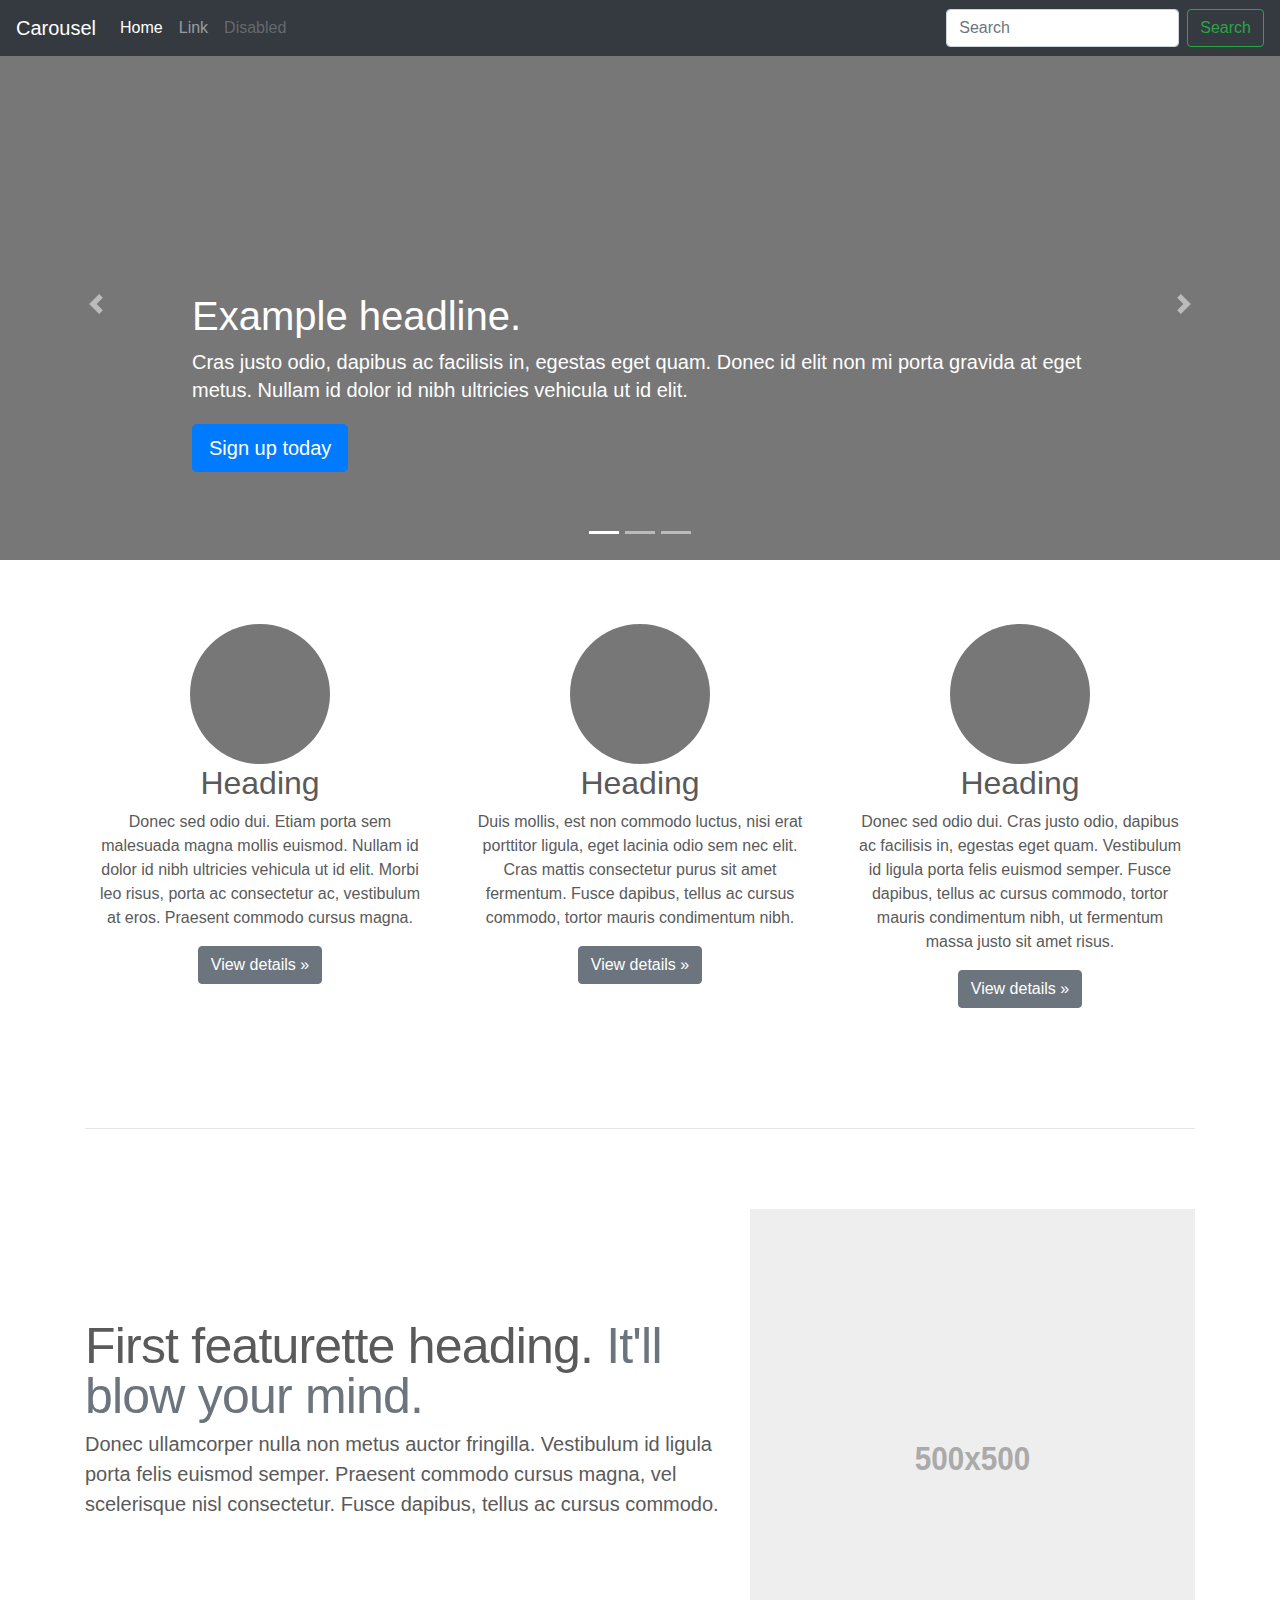
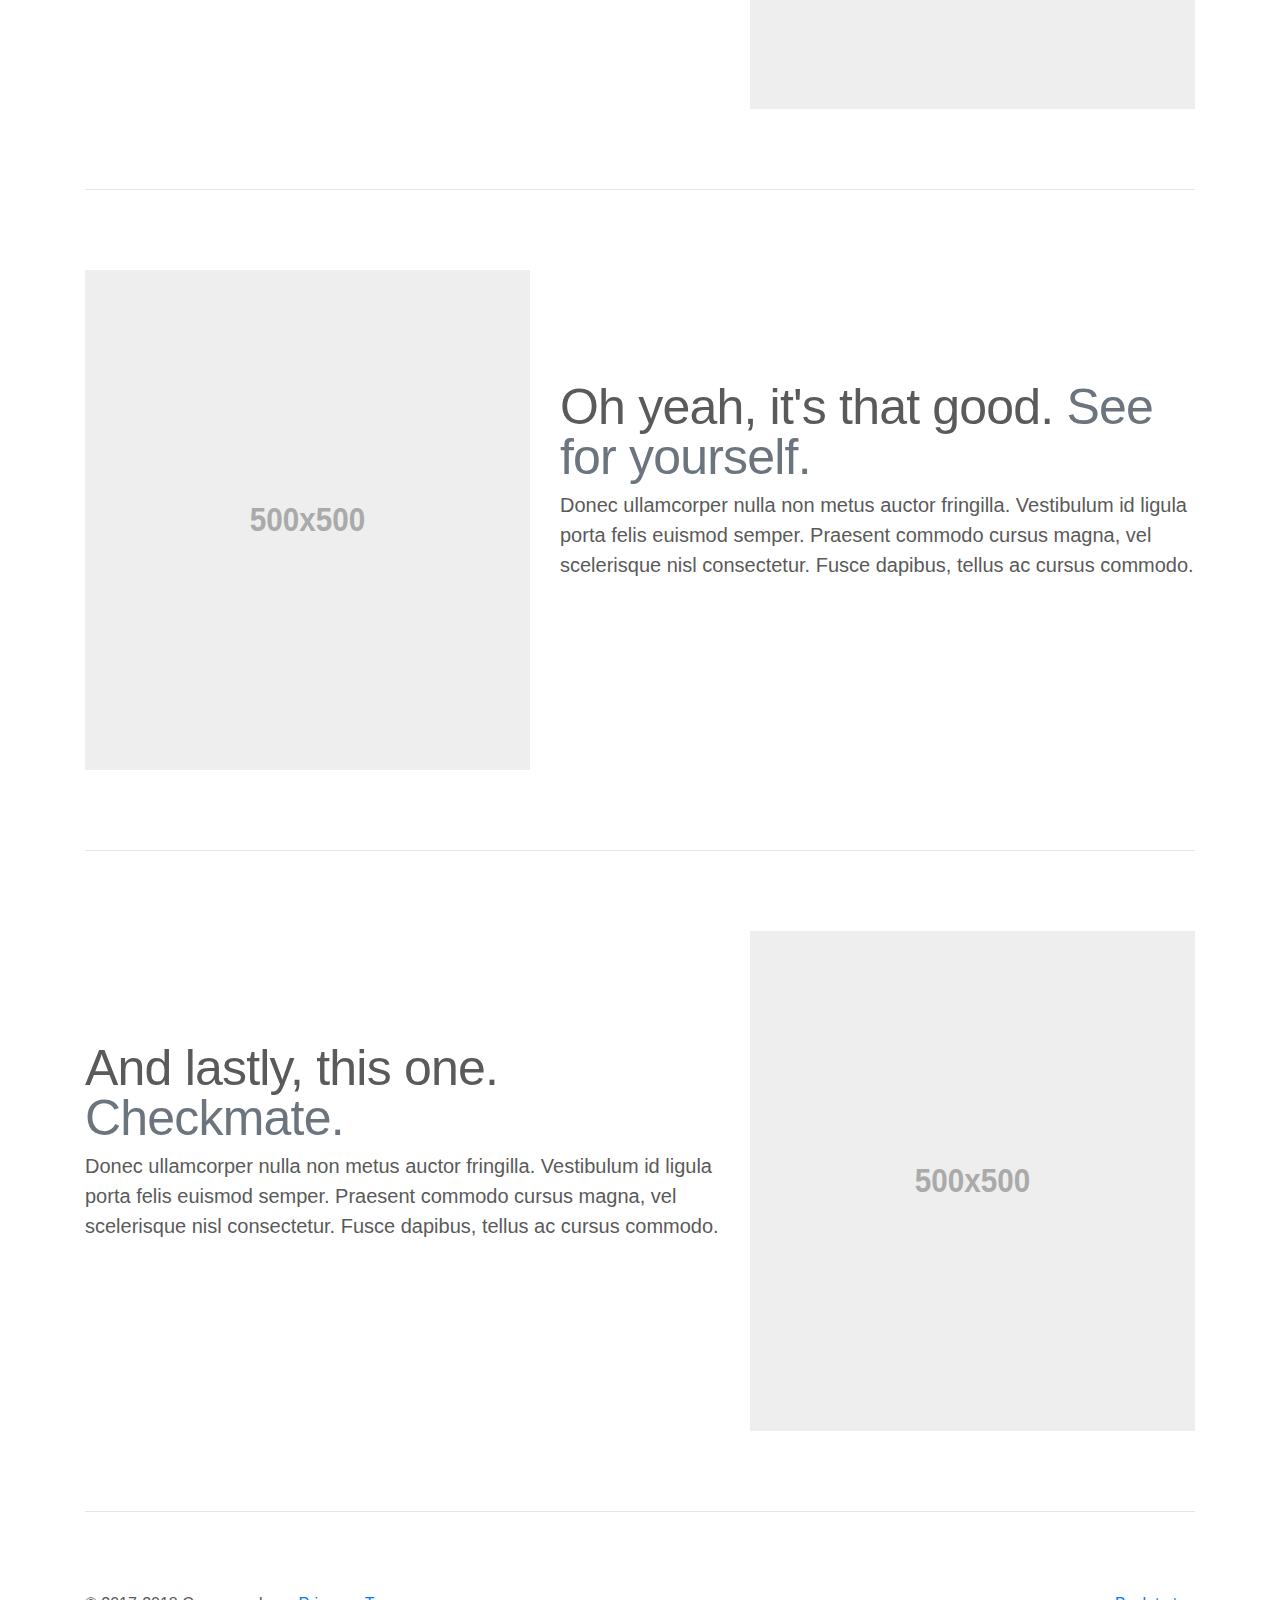
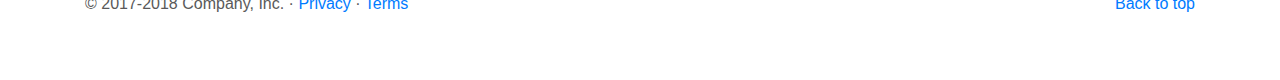
<file: bootstrap-4.1.1/docs/4.1/examples/carousel/index.html>
<!doctype html>
<html lang="en">
  <head>
    <meta charset="utf-8">
    <meta name="viewport" content="width=device-width, initial-scale=1, shrink-to-fit=no">
    <meta name="description" content="">
    <meta name="author" content="">
    <link rel="icon" href="../../../../favicon.ico">

    <title>Carousel Template for Bootstrap</title>

    <!-- Bootstrap core CSS -->
    <link href="../../../../dist/css/bootstrap.min.css" rel="stylesheet">

    <!-- Custom styles for this template -->
    <link href="carousel.css" rel="stylesheet">
  </head>
  <body>

    <header>
      <nav class="navbar navbar-expand-md navbar-dark fixed-top bg-dark">
        <a class="navbar-brand" href="#">Carousel</a>
        <button class="navbar-toggler" type="button" data-toggle="collapse" data-target="#navbarCollapse" aria-controls="navbarCollapse" aria-expanded="false" aria-label="Toggle navigation">
          <span class="navbar-toggler-icon"></span>
        </button>
        <div class="collapse navbar-collapse" id="navbarCollapse">
          <ul class="navbar-nav mr-auto">
            <li class="nav-item active">
              <a class="nav-link" href="#">Home <span class="sr-only">(current)</span></a>
            </li>
            <li class="nav-item">
              <a class="nav-link" href="#">Link</a>
            </li>
            <li class="nav-item">
              <a class="nav-link disabled" href="#">Disabled</a>
            </li>
          </ul>
          <form class="form-inline mt-2 mt-md-0">
            <input class="form-control mr-sm-2" type="text" placeholder="Search" aria-label="Search">
            <button class="btn btn-outline-success my-2 my-sm-0" type="submit">Search</button>
          </form>
        </div>
      </nav>
    </header>

    <main role="main">

      <div id="myCarousel" class="carousel slide" data-ride="carousel">
        <ol class="carousel-indicators">
          <li data-target="#myCarousel" data-slide-to="0" class="active"></li>
          <li data-target="#myCarousel" data-slide-to="1"></li>
          <li data-target="#myCarousel" data-slide-to="2"></li>
        </ol>
        <div class="carousel-inner">
          <div class="carousel-item active">
            <img class="first-slide" src="[data-uri]" alt="First slide">
            <div class="container">
              <div class="carousel-caption text-left">
                <h1>Example headline.</h1>
                <p>Cras justo odio, dapibus ac facilisis in, egestas eget quam. Donec id elit non mi porta gravida at eget metus. Nullam id dolor id nibh ultricies vehicula ut id elit.</p>
                <p><a class="btn btn-lg btn-primary" href="#" role="button">Sign up today</a></p>
              </div>
            </div>
          </div>
          <div class="carousel-item">
            <img class="second-slide" src="[data-uri]" alt="Second slide">
            <div class="container">
              <div class="carousel-caption">
                <h1>Another example headline.</h1>
                <p>Cras justo odio, dapibus ac facilisis in, egestas eget quam. Donec id elit non mi porta gravida at eget metus. Nullam id dolor id nibh ultricies vehicula ut id elit.</p>
                <p><a class="btn btn-lg btn-primary" href="#" role="button">Learn more</a></p>
              </div>
            </div>
          </div>
          <div class="carousel-item">
            <img class="third-slide" src="[data-uri]" alt="Third slide">
            <div class="container">
              <div class="carousel-caption text-right">
                <h1>One more for good measure.</h1>
                <p>Cras justo odio, dapibus ac facilisis in, egestas eget quam. Donec id elit non mi porta gravida at eget metus. Nullam id dolor id nibh ultricies vehicula ut id elit.</p>
                <p><a class="btn btn-lg btn-primary" href="#" role="button">Browse gallery</a></p>
              </div>
            </div>
          </div>
        </div>
        <a class="carousel-control-prev" href="#myCarousel" role="button" data-slide="prev">
          <span class="carousel-control-prev-icon" aria-hidden="true"></span>
          <span class="sr-only">Previous</span>
        </a>
        <a class="carousel-control-next" href="#myCarousel" role="button" data-slide="next">
          <span class="carousel-control-next-icon" aria-hidden="true"></span>
          <span class="sr-only">Next</span>
        </a>
      </div>


      <!-- Marketing messaging and featurettes
      ================================================== -->
      <!-- Wrap the rest of the page in another container to center all the content. -->

      <div class="container marketing">

        <!-- Three columns of text below the carousel -->
        <div class="row">
          <div class="col-lg-4">
            <img class="rounded-circle" src="[data-uri]" alt="Generic placeholder image" width="140" height="140">
            <h2>Heading</h2>
            <p>Donec sed odio dui. Etiam porta sem malesuada magna mollis euismod. Nullam id dolor id nibh ultricies vehicula ut id elit. Morbi leo risus, porta ac consectetur ac, vestibulum at eros. Praesent commodo cursus magna.</p>
            <p><a class="btn btn-secondary" href="#" role="button">View details &raquo;</a></p>
          </div><!-- /.col-lg-4 -->
          <div class="col-lg-4">
            <img class="rounded-circle" src="[data-uri]" alt="Generic placeholder image" width="140" height="140">
            <h2>Heading</h2>
            <p>Duis mollis, est non commodo luctus, nisi erat porttitor ligula, eget lacinia odio sem nec elit. Cras mattis consectetur purus sit amet fermentum. Fusce dapibus, tellus ac cursus commodo, tortor mauris condimentum nibh.</p>
            <p><a class="btn btn-secondary" href="#" role="button">View details &raquo;</a></p>
          </div><!-- /.col-lg-4 -->
          <div class="col-lg-4">
            <img class="rounded-circle" src="[data-uri]" alt="Generic placeholder image" width="140" height="140">
            <h2>Heading</h2>
            <p>Donec sed odio dui. Cras justo odio, dapibus ac facilisis in, egestas eget quam. Vestibulum id ligula porta felis euismod semper. Fusce dapibus, tellus ac cursus commodo, tortor mauris condimentum nibh, ut fermentum massa justo sit amet risus.</p>
            <p><a class="btn btn-secondary" href="#" role="button">View details &raquo;</a></p>
          </div><!-- /.col-lg-4 -->
        </div><!-- /.row -->


        <!-- START THE FEATURETTES -->

        <hr class="featurette-divider">

        <div class="row featurette">
          <div class="col-md-7">
            <h2 class="featurette-heading">First featurette heading. <span class="text-muted">It'll blow your mind.</span></h2>
            <p class="lead">Donec ullamcorper nulla non metus auctor fringilla. Vestibulum id ligula porta felis euismod semper. Praesent commodo cursus magna, vel scelerisque nisl consectetur. Fusce dapibus, tellus ac cursus commodo.</p>
          </div>
          <div class="col-md-5">
            <img class="featurette-image img-fluid mx-auto" data-src="holder.js/500x500/auto" alt="Generic placeholder image">
          </div>
        </div>

        <hr class="featurette-divider">

        <div class="row featurette">
          <div class="col-md-7 order-md-2">
            <h2 class="featurette-heading">Oh yeah, it's that good. <span class="text-muted">See for yourself.</span></h2>
            <p class="lead">Donec ullamcorper nulla non metus auctor fringilla. Vestibulum id ligula porta felis euismod semper. Praesent commodo cursus magna, vel scelerisque nisl consectetur. Fusce dapibus, tellus ac cursus commodo.</p>
          </div>
          <div class="col-md-5 order-md-1">
            <img class="featurette-image img-fluid mx-auto" data-src="holder.js/500x500/auto" alt="Generic placeholder image">
          </div>
        </div>

        <hr class="featurette-divider">

        <div class="row featurette">
          <div class="col-md-7">
            <h2 class="featurette-heading">And lastly, this one. <span class="text-muted">Checkmate.</span></h2>
            <p class="lead">Donec ullamcorper nulla non metus auctor fringilla. Vestibulum id ligula porta felis euismod semper. Praesent commodo cursus magna, vel scelerisque nisl consectetur. Fusce dapibus, tellus ac cursus commodo.</p>
          </div>
          <div class="col-md-5">
            <img class="featurette-image img-fluid mx-auto" data-src="holder.js/500x500/auto" alt="Generic placeholder image">
          </div>
        </div>

        <hr class="featurette-divider">

        <!-- /END THE FEATURETTES -->

      </div><!-- /.container -->


      <!-- FOOTER -->
      <footer class="container">
        <p class="float-right"><a href="#">Back to top</a></p>
        <p>&copy; 2017-2018 Company, Inc. &middot; <a href="#">Privacy</a> &middot; <a href="#">Terms</a></p>
      </footer>
    </main>

    <!-- Bootstrap core JavaScript
    ================================================== -->
    <!-- Placed at the end of the document so the pages load faster -->
    <script src="https://code.jquery.com/jquery-3.3.1.slim.min.js" integrity="sha384-q8i/X+965DzO0rT7abK41JStQIAqVgRVzpbzo5smXKp4YfRvH+8abtTE1Pi6jizo" crossorigin="anonymous"></script>
    <script>window.jQuery || document.write('<script src="../../../../assets/js/vendor/jquery-slim.min.js"><\/script>')</script>
    <script src="../../../../assets/js/vendor/popper.min.js"></script>
    <script src="../../../../dist/js/bootstrap.min.js"></script>
    <!-- Just to make our placeholder images work. Don't actually copy the next line! -->
    <script src="../../../../assets/js/vendor/holder.min.js"></script>
  </body>
</html>
</file>
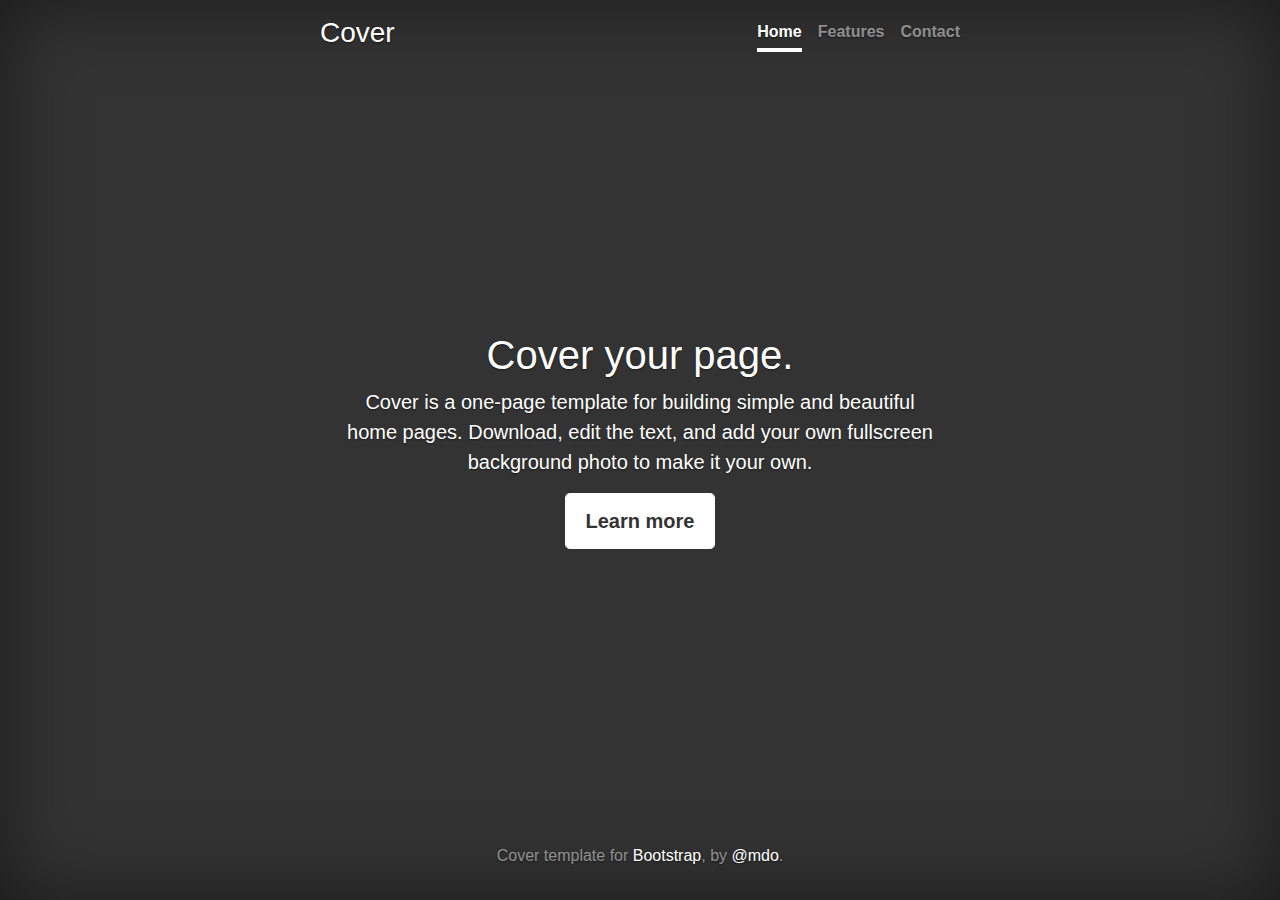
<file: bootstrap-4.1.1/docs/4.1/examples/cover/index.html>
<!doctype html>
<html lang="en">
  <head>
    <meta charset="utf-8">
    <meta name="viewport" content="width=device-width, initial-scale=1, shrink-to-fit=no">
    <meta name="description" content="">
    <meta name="author" content="">
    <link rel="icon" href="../../../../favicon.ico">

    <title>Cover Template for Bootstrap</title>

    <!-- Bootstrap core CSS -->
    <link href="../../../../dist/css/bootstrap.min.css" rel="stylesheet">

    <!-- Custom styles for this template -->
    <link href="cover.css" rel="stylesheet">
  </head>

  <body class="text-center">

    <div class="cover-container d-flex w-100 h-100 p-3 mx-auto flex-column">
      <header class="masthead mb-auto">
        <div class="inner">
          <h3 class="masthead-brand">Cover</h3>
          <nav class="nav nav-masthead justify-content-center">
            <a class="nav-link active" href="#">Home</a>
            <a class="nav-link" href="#">Features</a>
            <a class="nav-link" href="#">Contact</a>
          </nav>
        </div>
      </header>

      <main role="main" class="inner cover">
        <h1 class="cover-heading">Cover your page.</h1>
        <p class="lead">Cover is a one-page template for building simple and beautiful home pages. Download, edit the text, and add your own fullscreen background photo to make it your own.</p>
        <p class="lead">
          <a href="#" class="btn btn-lg btn-secondary">Learn more</a>
        </p>
      </main>

      <footer class="mastfoot mt-auto">
        <div class="inner">
          <p>Cover template for <a href="https://getbootstrap.com/">Bootstrap</a>, by <a href="https://twitter.com/mdo">@mdo</a>.</p>
        </div>
      </footer>
    </div>


    <!-- Bootstrap core JavaScript
    ================================================== -->
    <!-- Placed at the end of the document so the pages load faster -->
    <script src="https://code.jquery.com/jquery-3.3.1.slim.min.js" integrity="sha384-q8i/X+965DzO0rT7abK41JStQIAqVgRVzpbzo5smXKp4YfRvH+8abtTE1Pi6jizo" crossorigin="anonymous"></script>
    <script>window.jQuery || document.write('<script src="../../../../assets/js/vendor/jquery-slim.min.js"><\/script>')</script>
    <script src="../../../../assets/js/vendor/popper.min.js"></script>
    <script src="../../../../dist/js/bootstrap.min.js"></script>
  </body>
</html>
</file>
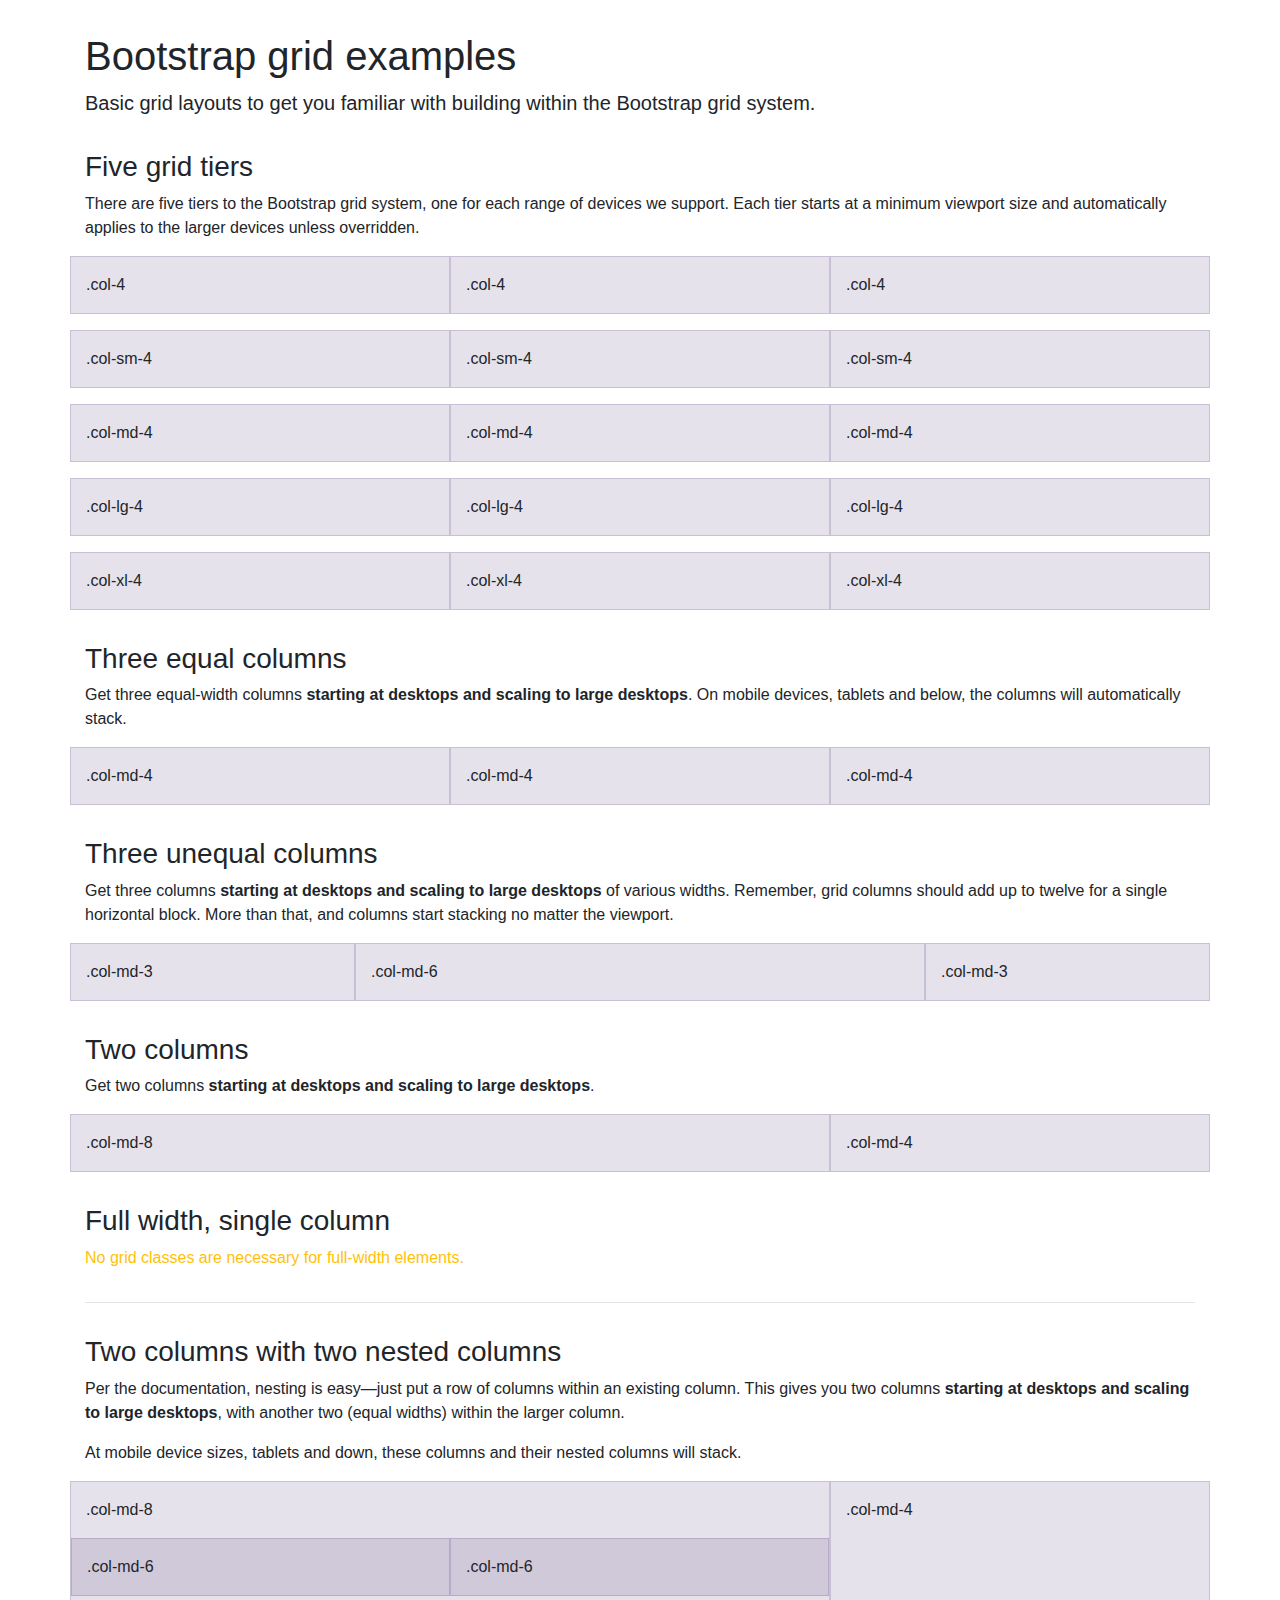
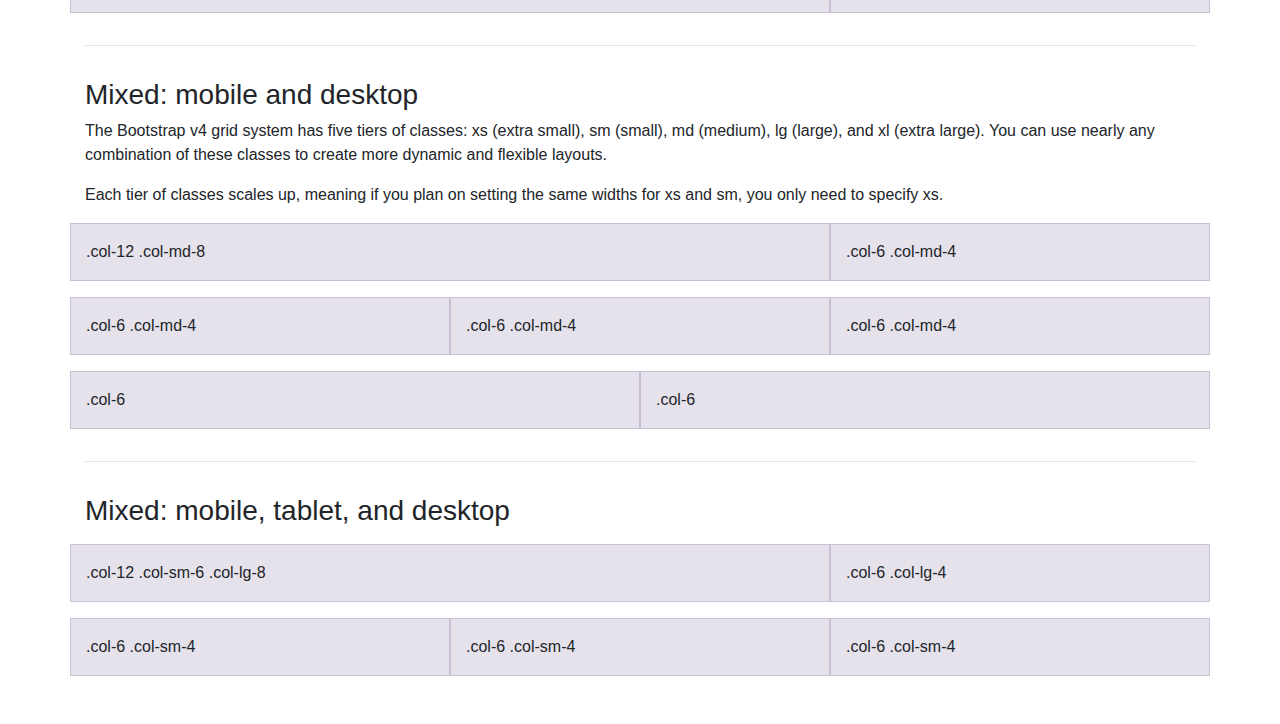
<file: bootstrap-4.1.1/docs/4.1/examples/grid/index.html>
<!doctype html>
<html lang="en">
  <head>
    <meta charset="utf-8">
    <meta name="viewport" content="width=device-width, initial-scale=1, shrink-to-fit=no">
    <meta name="description" content="">
    <meta name="author" content="">
    <link rel="icon" href="../../../../favicon.ico">

    <title>Grid Template for Bootstrap</title>

    <!-- Bootstrap core CSS -->
    <link href="../../../../dist/css/bootstrap.min.css" rel="stylesheet">

    <!-- Custom styles for this template -->
    <link href="grid.css" rel="stylesheet">
  </head>

  <body>
    <div class="container">

      <h1>Bootstrap grid examples</h1>
      <p class="lead">Basic grid layouts to get you familiar with building within the Bootstrap grid system.</p>

      <h3>Five grid tiers</h3>
      <p>There are five tiers to the Bootstrap grid system, one for each range of devices we support. Each tier starts at a minimum viewport size and automatically applies to the larger devices unless overridden.</p>

      <div class="row">
        <div class="col-4">.col-4</div>
        <div class="col-4">.col-4</div>
        <div class="col-4">.col-4</div>
      </div>

      <div class="row">
        <div class="col-sm-4">.col-sm-4</div>
        <div class="col-sm-4">.col-sm-4</div>
        <div class="col-sm-4">.col-sm-4</div>
      </div>

      <div class="row">
        <div class="col-md-4">.col-md-4</div>
        <div class="col-md-4">.col-md-4</div>
        <div class="col-md-4">.col-md-4</div>
      </div>

      <div class="row">
        <div class="col-lg-4">.col-lg-4</div>
        <div class="col-lg-4">.col-lg-4</div>
        <div class="col-lg-4">.col-lg-4</div>
      </div>

      <div class="row">
        <div class="col-xl-4">.col-xl-4</div>
        <div class="col-xl-4">.col-xl-4</div>
        <div class="col-xl-4">.col-xl-4</div>
      </div>

      <h3>Three equal columns</h3>
      <p>Get three equal-width columns <strong>starting at desktops and scaling to large desktops</strong>. On mobile devices, tablets and below, the columns will automatically stack.</p>
      <div class="row">
        <div class="col-md-4">.col-md-4</div>
        <div class="col-md-4">.col-md-4</div>
        <div class="col-md-4">.col-md-4</div>
      </div>

      <h3>Three unequal columns</h3>
      <p>Get three columns <strong>starting at desktops and scaling to large desktops</strong> of various widths. Remember, grid columns should add up to twelve for a single horizontal block. More than that, and columns start stacking no matter the viewport.</p>
      <div class="row">
        <div class="col-md-3">.col-md-3</div>
        <div class="col-md-6">.col-md-6</div>
        <div class="col-md-3">.col-md-3</div>
      </div>

      <h3>Two columns</h3>
      <p>Get two columns <strong>starting at desktops and scaling to large desktops</strong>.</p>
      <div class="row">
        <div class="col-md-8">.col-md-8</div>
        <div class="col-md-4">.col-md-4</div>
      </div>

      <h3>Full width, single column</h3>
      <p class="text-warning">No grid classes are necessary for full-width elements.</p>

      <hr>

      <h3>Two columns with two nested columns</h3>
      <p>Per the documentation, nesting is easy—just put a row of columns within an existing column. This gives you two columns <strong>starting at desktops and scaling to large desktops</strong>, with another two (equal widths) within the larger column.</p>
      <p>At mobile device sizes, tablets and down, these columns and their nested columns will stack.</p>
      <div class="row">
        <div class="col-md-8">
          .col-md-8
          <div class="row">
            <div class="col-md-6">.col-md-6</div>
            <div class="col-md-6">.col-md-6</div>
          </div>
        </div>
        <div class="col-md-4">.col-md-4</div>
      </div>

      <hr>

      <h3>Mixed: mobile and desktop</h3>
      <p>The Bootstrap v4 grid system has five tiers of classes: xs (extra small), sm (small), md (medium), lg (large), and xl (extra large). You can use nearly any combination of these classes to create more dynamic and flexible layouts.</p>
      <p>Each tier of classes scales up, meaning if you plan on setting the same widths for xs and sm, you only need to specify xs.</p>
      <div class="row">
        <div class="col-12 col-md-8">.col-12 .col-md-8</div>
        <div class="col-6 col-md-4">.col-6 .col-md-4</div>
      </div>
      <div class="row">
        <div class="col-6 col-md-4">.col-6 .col-md-4</div>
        <div class="col-6 col-md-4">.col-6 .col-md-4</div>
        <div class="col-6 col-md-4">.col-6 .col-md-4</div>
      </div>
      <div class="row">
        <div class="col-6">.col-6</div>
        <div class="col-6">.col-6</div>
      </div>

      <hr>

      <h3>Mixed: mobile, tablet, and desktop</h3>
      <p></p>
      <div class="row">
        <div class="col-12 col-sm-6 col-lg-8">.col-12 .col-sm-6 .col-lg-8</div>
        <div class="col-6 col-lg-4">.col-6 .col-lg-4</div>
      </div>
      <div class="row">
        <div class="col-6 col-sm-4">.col-6 .col-sm-4</div>
        <div class="col-6 col-sm-4">.col-6 .col-sm-4</div>
        <div class="col-6 col-sm-4">.col-6 .col-sm-4</div>
      </div>

    </div> <!-- /container -->
  </body>
</html>
</file>
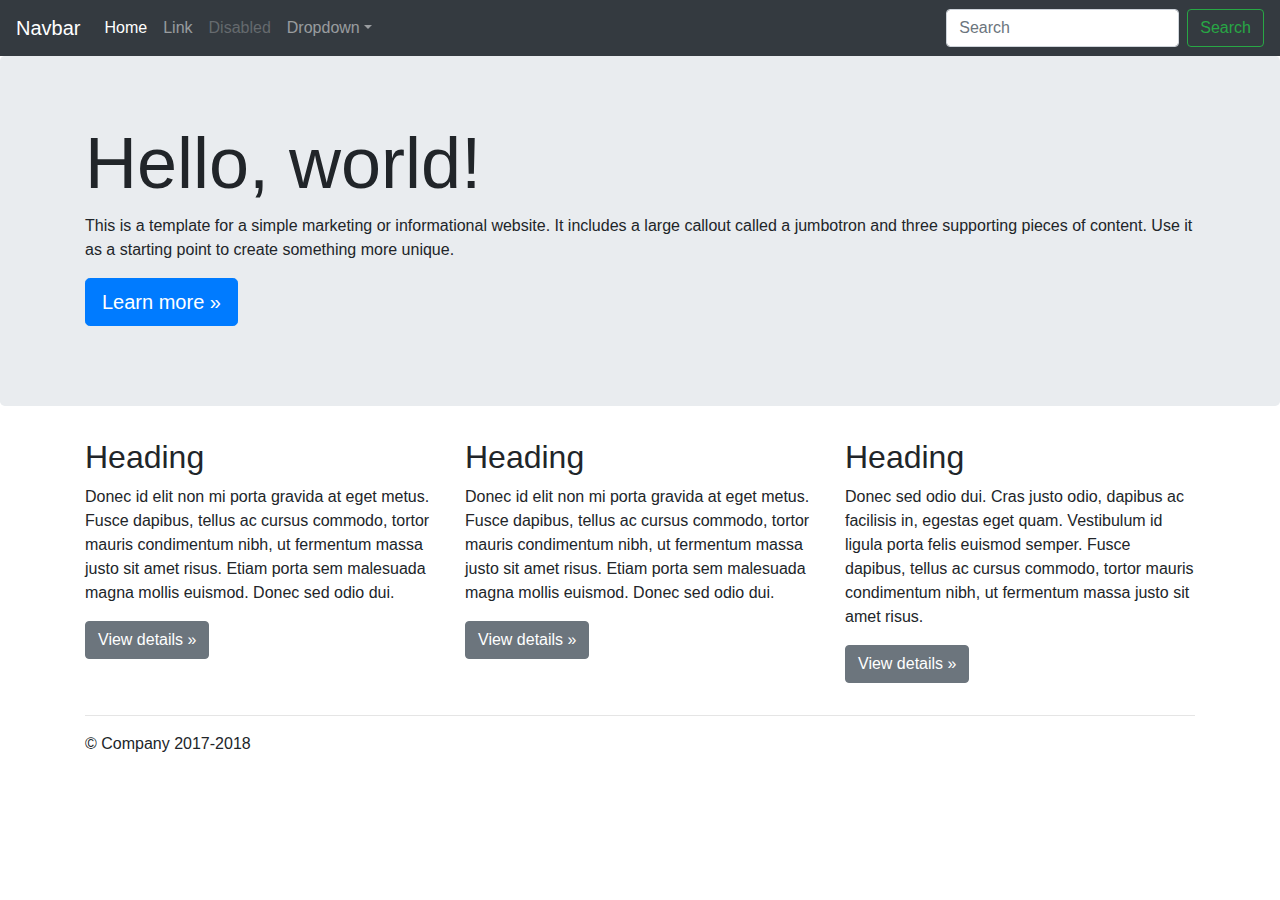
<file: bootstrap-4.1.1/docs/4.1/examples/jumbotron/index.html>
<!doctype html>
<html lang="en">
  <head>
    <meta charset="utf-8">
    <meta name="viewport" content="width=device-width, initial-scale=1, shrink-to-fit=no">
    <meta name="description" content="">
    <meta name="author" content="">
    <link rel="icon" href="../../../../favicon.ico">

    <title>Jumbotron Template for Bootstrap</title>

    <!-- Bootstrap core CSS -->
    <link href="../../../../dist/css/bootstrap.min.css" rel="stylesheet">

    <!-- Custom styles for this template -->
    <link href="jumbotron.css" rel="stylesheet">
  </head>

  <body>

    <nav class="navbar navbar-expand-md navbar-dark fixed-top bg-dark">
      <a class="navbar-brand" href="#">Navbar</a>
      <button class="navbar-toggler" type="button" data-toggle="collapse" data-target="#navbarsExampleDefault" aria-controls="navbarsExampleDefault" aria-expanded="false" aria-label="Toggle navigation">
        <span class="navbar-toggler-icon"></span>
      </button>

      <div class="collapse navbar-collapse" id="navbarsExampleDefault">
        <ul class="navbar-nav mr-auto">
          <li class="nav-item active">
            <a class="nav-link" href="#">Home <span class="sr-only">(current)</span></a>
          </li>
          <li class="nav-item">
            <a class="nav-link" href="#">Link</a>
          </li>
          <li class="nav-item">
            <a class="nav-link disabled" href="#">Disabled</a>
          </li>
          <li class="nav-item dropdown">
            <a class="nav-link dropdown-toggle" href="http://example.com" id="dropdown01" data-toggle="dropdown" aria-haspopup="true" aria-expanded="false">Dropdown</a>
            <div class="dropdown-menu" aria-labelledby="dropdown01">
              <a class="dropdown-item" href="#">Action</a>
              <a class="dropdown-item" href="#">Another action</a>
              <a class="dropdown-item" href="#">Something else here</a>
            </div>
          </li>
        </ul>
        <form class="form-inline my-2 my-lg-0">
          <input class="form-control mr-sm-2" type="text" placeholder="Search" aria-label="Search">
          <button class="btn btn-outline-success my-2 my-sm-0" type="submit">Search</button>
        </form>
      </div>
    </nav>

    <main role="main">

      <!-- Main jumbotron for a primary marketing message or call to action -->
      <div class="jumbotron">
        <div class="container">
          <h1 class="display-3">Hello, world!</h1>
          <p>This is a template for a simple marketing or informational website. It includes a large callout called a jumbotron and three supporting pieces of content. Use it as a starting point to create something more unique.</p>
          <p><a class="btn btn-primary btn-lg" href="#" role="button">Learn more &raquo;</a></p>
        </div>
      </div>

      <div class="container">
        <!-- Example row of columns -->
        <div class="row">
          <div class="col-md-4">
            <h2>Heading</h2>
            <p>Donec id elit non mi porta gravida at eget metus. Fusce dapibus, tellus ac cursus commodo, tortor mauris condimentum nibh, ut fermentum massa justo sit amet risus. Etiam porta sem malesuada magna mollis euismod. Donec sed odio dui. </p>
            <p><a class="btn btn-secondary" href="#" role="button">View details &raquo;</a></p>
          </div>
          <div class="col-md-4">
            <h2>Heading</h2>
            <p>Donec id elit non mi porta gravida at eget metus. Fusce dapibus, tellus ac cursus commodo, tortor mauris condimentum nibh, ut fermentum massa justo sit amet risus. Etiam porta sem malesuada magna mollis euismod. Donec sed odio dui. </p>
            <p><a class="btn btn-secondary" href="#" role="button">View details &raquo;</a></p>
          </div>
          <div class="col-md-4">
            <h2>Heading</h2>
            <p>Donec sed odio dui. Cras justo odio, dapibus ac facilisis in, egestas eget quam. Vestibulum id ligula porta felis euismod semper. Fusce dapibus, tellus ac cursus commodo, tortor mauris condimentum nibh, ut fermentum massa justo sit amet risus.</p>
            <p><a class="btn btn-secondary" href="#" role="button">View details &raquo;</a></p>
          </div>
        </div>

        <hr>

      </div> <!-- /container -->

    </main>

    <footer class="container">
      <p>&copy; Company 2017-2018</p>
    </footer>

    <!-- Bootstrap core JavaScript
    ================================================== -->
    <!-- Placed at the end of the document so the pages load faster -->
    <script src="https://code.jquery.com/jquery-3.3.1.slim.min.js" integrity="sha384-q8i/X+965DzO0rT7abK41JStQIAqVgRVzpbzo5smXKp4YfRvH+8abtTE1Pi6jizo" crossorigin="anonymous"></script>
    <script>window.jQuery || document.write('<script src="../../../../assets/js/vendor/jquery-slim.min.js"><\/script>')</script>
    <script src="../../../../assets/js/vendor/popper.min.js"></script>
    <script src="../../../../dist/js/bootstrap.min.js"></script>
  </body>
</html>
</file>
<file: FAQ/faq-template-master/css/style.css>
/* --------------------------------

Primary style

-------------------------------- */
*, *::after, *::before {
  -webkit-box-sizing: border-box;
  -moz-box-sizing: border-box;
  box-sizing: border-box;
}

*::after, *::before {
  content: '';
}

body {
  font-size: 100%;
  font-family: "Open Sans", sans-serif;
  color: #4e5359;
  background-color: #f3f3f5;
}
body::after {
  /* overlay layer visible on small devices when the right panel slides in */
  position: fixed;
  top: 0;
  left: 0;
  width: 100%;
  height: 100%;
  background-color: rgba(78, 83, 89, 0.8);
  visibility: hidden;
  opacity: 0;
  -webkit-transition: opacity .3s 0s, visibility 0s .3s;
  -moz-transition: opacity .3s 0s, visibility 0s .3s;
  transition: opacity .3s 0s, visibility 0s .3s;
}
body.cd-overlay::after {
  visibility: visible;
  opacity: 1;
  -webkit-transition: opacity .3s 0s, visibility 0s 0s;
  -moz-transition: opacity .3s 0s, visibility 0s 0s;
  transition: opacity .3s 0s, visibility 0s 0s;
}
@media only screen and (min-width: 768px) {
  body::after {
    display: none;
  }
}

a {
  color: #000;
  text-decoration: none;
}

/* --------------------------------

Main components

-------------------------------- */
header {
  position: relative;
  height: 180px;
  line-height: 180px;
  text-align: center;
  background-color: #fff;
}
header h1 {
  color: #000;
  -webkit-font-smoothing: antialiased;
  -moz-osx-font-smoothing: grayscale;
  font-size: 20px;
  font-size: 1.25rem;
}
@media only screen and (min-width: 1024px) {
  header {
    height: 240px;
    line-height: 240px;
  }
  header h1 {
    font-size: 36px;
    font-size: 2.25rem;
    font-weight: 300;
  }
}

.cd-faq {
  width: 90%;
  max-width: 1024px;
  margin: 2em auto;
  box-shadow: 0 1px 5px rgba(0, 0, 0, 0.1);
}
.cd-faq:after {
  content: "";
  display: table;
  clear: both;
}
@media only screen and (min-width: 768px) {
  .cd-faq {
    position: relative;
    margin: 4em auto;
    box-shadow: none;
  }
}

.cd-faq-categories a {
  position: relative;
  display: block;
  overflow: hidden;
  height: 50px;
  line-height: 50px;
  padding: 0 28px 0 16px;
  background-color: #4e5359;
  -webkit-font-smoothing: antialiased;
  -moz-osx-font-smoothing: grayscale;
  color: #ffffff;
  white-space: nowrap;
  border-bottom: 1px solid #555b61;
  text-overflow: ellipsis;
}
.cd-faq-categories a::before, .cd-faq-categories a::after {
  /* plus icon on the right */
  position: absolute;
  top: 50%;
  right: 16px;
  display: inline-block;
  height: 1px;
  width: 10px;
  background-color: #7f868e;
}
.cd-faq-categories a::after {
  -webkit-transform: rotate(90deg);
  -moz-transform: rotate(90deg);
  -ms-transform: rotate(90deg);
  -o-transform: rotate(90deg);
  transform: rotate(90deg);
}
.cd-faq-categories li:last-child a {
  border-bottom: none;
}
@media only screen and (min-width: 768px) {
  .cd-faq-categories {
    width: 20%;
    float: left;
    box-shadow: 0 1px 2px rgba(0, 0, 0, 0.08);
  }
  .cd-faq-categories a {
    font-size: 13px;
    font-size: 0.8125rem;
    font-weight: 600;
    padding-left: 24px;
    padding: 0 24px;
    -webkit-transition: background 0.2s, padding 0.2s;
    -moz-transition: background 0.2s, padding 0.2s;
    transition: background 0.2s, padding 0.2s;
  }
  .cd-faq-categories a::before, .cd-faq-categories a::after {
    display: none;
  }
  .no-touch .cd-faq-categories a:hover {
    background: #555b61;
  }
  .no-js .cd-faq-categories {
    width: 100%;
    margin-bottom: 2em;
  }
}
@media only screen and (min-width: 1024px) {
  .cd-faq-categories {
    position: absolute;
    top: 0;
    left: 0;
    width: 200px;
    z-index: 2;
  }
  .cd-faq-categories a::before {
    /* decorative rectangle on the left visible for the selected item */
    display: block;
    top: 0;
    right: auto;
    left: 0;
    height: 100%;
    width: 3px;
    background-color: #a9c056;
    opacity: 0;
    -webkit-transition: opacity 0.2s;
    -moz-transition: opacity 0.2s;
    transition: opacity 0.2s;
  }
  .cd-faq-categories .selected {
    background: #42464b !important;
  }
  .cd-faq-categories .selected::before {
    opacity: 1;
  }
  .cd-faq-categories.is-fixed {
    /* top and left value assigned in jQuery */
    position: fixed;
  }
  .no-js .cd-faq-categories {
    position: relative;
  }
}

.cd-faq-items {
  position: fixed;
  height: 100%;
  width: 90%;
  top: 0;
  right: 0;
  background: #ffffff;
  padding: 0 5% 1em;
  overflow: auto;
  -webkit-overflow-scrolling: touch;
  z-index: 1;
  -webkit-backface-visibility: hidden;
  backface-visibility: hidden;
  -webkit-transform: translateZ(0) translateX(100%);
  -moz-transform: translateZ(0) translateX(100%);
  -ms-transform: translateZ(0) translateX(100%);
  -o-transform: translateZ(0) translateX(100%);
  transform: translateZ(0) translateX(100%);
  -webkit-transition: -webkit-transform .3s;
  -moz-transition: -moz-transform .3s;
  transition: transform .3s;
}
.cd-faq-items.slide-in {
  -webkit-transform: translateZ(0) translateX(0%);
  -moz-transform: translateZ(0) translateX(0%);
  -ms-transform: translateZ(0) translateX(0%);
  -o-transform: translateZ(0) translateX(0%);
  transform: translateZ(0) translateX(0%);
}
.no-js .cd-faq-items {
  position: static;
  height: auto;
  width: 100%;
  -webkit-transform: translateX(0);
  -moz-transform: translateX(0);
  -ms-transform: translateX(0);
  -o-transform: translateX(0);
  transform: translateX(0);
}
@media only screen and (min-width: 768px) {
  .cd-faq-items {
    position: static;
    height: auto;
    width: 78%;
    float: right;
    overflow: visible;
    -webkit-transform: translateZ(0) translateX(0);
    -moz-transform: translateZ(0) translateX(0);
    -ms-transform: translateZ(0) translateX(0);
    -o-transform: translateZ(0) translateX(0);
    transform: translateZ(0) translateX(0);
    padding: 0;
    background: transparent;
  }
}
@media only screen and (min-width: 1024px) {
  .cd-faq-items {
    float: none;
    width: 100%;
    padding-left: 220px;
  }
  .no-js .cd-faq-items {
    padding-left: 0;
  }
}

.cd-close-panel {
  position: fixed;
  top: 5px;
  right: -100%;
  display: block;
  height: 40px;
  width: 40px;
  overflow: hidden;
  text-indent: 100%;
  white-space: nowrap;
  z-index: 2;
  /* Force Hardware Acceleration in WebKit */
  -webkit-transform: translateZ(0);
  -moz-transform: translateZ(0);
  -ms-transform: translateZ(0);
  -o-transform: translateZ(0);
  transform: translateZ(0);
  -webkit-backface-visibility: hidden;
  backface-visibility: hidden;
  -webkit-transition: right 0.4s;
  -moz-transition: right 0.4s;
  transition: right 0.4s;
}
.cd-close-panel::before, .cd-close-panel::after {
  /* close icon in CSS */
  position: absolute;
  top: 16px;
  left: 12px;
  display: inline-block;
  height: 3px;
  width: 18px;
  background: #6c7d8e;
}
.cd-close-panel::before {
  -webkit-transform: rotate(45deg);
  -moz-transform: rotate(45deg);
  -ms-transform: rotate(45deg);
  -o-transform: rotate(45deg);
  transform: rotate(45deg);
}
.cd-close-panel::after {
  -webkit-transform: rotate(-45deg);
  -moz-transform: rotate(-45deg);
  -ms-transform: rotate(-45deg);
  -o-transform: rotate(-45deg);
  transform: rotate(-45deg);
}
.cd-close-panel.move-left {
  right: 2%;
}
@media only screen and (min-width: 768px) {
  .cd-close-panel {
    display: none;
  }
}

.cd-faq-group {
  /* hide group not selected */
  display: none;
}
.cd-faq-group.selected {
  display: block;
}
.cd-faq-group .cd-faq-title {
  background: transparent;
  box-shadow: none;
  margin: 1em 0;
}
.no-touch .cd-faq-group .cd-faq-title:hover {
  box-shadow: none;
}
.cd-faq-group .cd-faq-title h2 {
  text-transform: uppercase;
  font-size: 12px;
  font-size: 0.75rem;
  font-weight: 700;
  color: #bbbbc7;
}
.no-js .cd-faq-group {
  display: block;
}
@media only screen and (min-width: 768px) {
  .cd-faq-group {
    /* all groups visible */
    display: block;
  }
  .cd-faq-group > li {
    background: #ffffff;
    margin-bottom: 6px;
    box-shadow: 0 1px 2px rgba(0, 0, 0, 0.08);
    -webkit-transition: box-shadow 0.2s;
    -moz-transition: box-shadow 0.2s;
    transition: box-shadow 0.2s;
  }
  .no-touch .cd-faq-group > li:hover {
    box-shadow: 0 1px 10px rgba(108, 125, 142, 0.3);
  }
  .cd-faq-group .cd-faq-title {
    margin: 2em 0 1em;
  }
  .cd-faq-group:first-child .cd-faq-title {
    margin-top: 0;
  }
}

.cd-faq-trigger {
  position: relative;
  display: block;
  margin: 1.6em 0 .4em;
  line-height: 1.2;
}
@media only screen and (min-width: 768px) {
  .cd-faq-trigger {
    font-size: 24px;
    font-size: 1.5rem;
    font-weight: 300;
    margin: 0;
    padding: 24px 72px 24px 24px;
  }
  .cd-faq-trigger::before, .cd-faq-trigger::after {
    /* arrow icon on the right */
    position: absolute;
    right: 24px;
    top: 50%;
    height: 2px;
    width: 13px;
    background: #000;
    -webkit-backface-visibility: hidden;
    backface-visibility: hidden;
    -webkit-transition-property: -webkit-transform;
    -moz-transition-property: -moz-transform;
    transition-property: transform;
    -webkit-transition-duration: 0.2s;
    -moz-transition-duration: 0.2s;
    transition-duration: 0.2s;
  }
  .cd-faq-trigger::before {
    -webkit-transform: rotate(45deg);
    -moz-transform: rotate(45deg);
    -ms-transform: rotate(45deg);
    -o-transform: rotate(45deg);
    transform: rotate(45deg);
    right: 32px;
  }
  .cd-faq-trigger::after {
    -webkit-transform: rotate(-45deg);
    -moz-transform: rotate(-45deg);
    -ms-transform: rotate(-45deg);
    -o-transform: rotate(-45deg);
    transform: rotate(-45deg);
  }
  .content-visible .cd-faq-trigger::before {
    -webkit-transform: rotate(-45deg);
    -moz-transform: rotate(-45deg);
    -ms-transform: rotate(-45deg);
    -o-transform: rotate(-45deg);
    transform: rotate(-45deg);
  }
  .content-visible .cd-faq-trigger::after {
    -webkit-transform: rotate(45deg);
    -moz-transform: rotate(45deg);
    -ms-transform: rotate(45deg);
    -o-transform: rotate(45deg);
    transform: rotate(45deg);
  }
}

.cd-faq-content p {
  font-size: 14px;
  font-size: 0.875rem;
  line-height: 1.4;
  color: #6c7d8e;
}
@media only screen and (min-width: 768px) {
  .cd-faq-content {
    display: none;
    padding: 0 24px 30px;
  }
  .cd-faq-content p {
    line-height: 1.6;
  }
  .no-js .cd-faq-content {
    display: block;
  }
}
</file>
<file: bootstrap-4.1.1/docs/4.1/examples/album/album.css>
:root {
  --jumbotron-padding-y: 3rem;
}

.jumbotron {
  padding-top: var(--jumbotron-padding-y);
  padding-bottom: var(--jumbotron-padding-y);
  margin-bottom: 0;
  background-color: #fff;
}
@media (min-width: 768px) {
  .jumbotron {
    padding-top: calc(var(--jumbotron-padding-y) * 2);
    padding-bottom: calc(var(--jumbotron-padding-y) * 2);
  }
}

.jumbotron p:last-child {
  margin-bottom: 0;
}

.jumbotron-heading {
  font-weight: 300;
}

.jumbotron .container {
  max-width: 40rem;
}

footer {
  padding-top: 3rem;
  padding-bottom: 3rem;
}

footer p {
  margin-bottom: .25rem;
}

.box-shadow { box-shadow: 0 .25rem .75rem rgba(0, 0, 0, .05); }
</file>
<file: bootstrap-4.1.1/docs/4.1/examples/blog/blog.css>
/* stylelint-disable selector-list-comma-newline-after */

.blog-header {
  line-height: 1;
  border-bottom: 1px solid #e5e5e5;
}

.blog-header-logo {
  font-family: "Playfair Display", Georgia, "Times New Roman", serif;
  font-size: 2.25rem;
}

.blog-header-logo:hover {
  text-decoration: none;
}

h1, h2, h3, h4, h5, h6 {
  font-family: "Playfair Display", Georgia, "Times New Roman", serif;
}

.display-4 {
  font-size: 2.5rem;
}
@media (min-width: 768px) {
  .display-4 {
    font-size: 3rem;
  }
}

.nav-scroller {
  position: relative;
  z-index: 2;
  height: 2.75rem;
  overflow-y: hidden;
}

.nav-scroller .nav {
  display: -ms-flexbox;
  display: flex;
  -ms-flex-wrap: nowrap;
  flex-wrap: nowrap;
  padding-bottom: 1rem;
  margin-top: -1px;
  overflow-x: auto;
  text-align: center;
  white-space: nowrap;
  -webkit-overflow-scrolling: touch;
}

.nav-scroller .nav-link {
  padding-top: .75rem;
  padding-bottom: .75rem;
  font-size: .875rem;
}

.card-img-right {
  height: 100%;
  border-radius: 0 3px 3px 0;
}

.flex-auto {
  -ms-flex: 0 0 auto;
  flex: 0 0 auto;
}

.h-250 { height: 250px; }
@media (min-width: 768px) {
  .h-md-250 { height: 250px; }
}

.border-top { border-top: 1px solid #e5e5e5; }
.border-bottom { border-bottom: 1px solid #e5e5e5; }

.box-shadow { box-shadow: 0 .25rem .75rem rgba(0, 0, 0, .05); }

/*
 * Blog name and description
 */
.blog-title {
  margin-bottom: 0;
  font-size: 2rem;
  font-weight: 400;
}
.blog-description {
  font-size: 1.1rem;
  color: #999;
}

@media (min-width: 40em) {
  .blog-title {
    font-size: 3.5rem;
  }
}

/* Pagination */
.blog-pagination {
  margin-bottom: 4rem;
}
.blog-pagination > .btn {
  border-radius: 2rem;
}

/*
 * Blog posts
 */
.blog-post {
  margin-bottom: 4rem;
}
.blog-post-title {
  margin-bottom: .25rem;
  font-size: 2.5rem;
}
.blog-post-meta {
  margin-bottom: 1.25rem;
  color: #999;
}

/*
 * Footer
 */
.blog-footer {
  padding: 2.5rem 0;
  color: #999;
  text-align: center;
  background-color: #f9f9f9;
  border-top: .05rem solid #e5e5e5;
}
.blog-footer p:last-child {
  margin-bottom: 0;
}
</file>
<file: bootstrap-4.1.1/docs/4.1/examples/carousel/carousel.css>
/* GLOBAL STYLES
-------------------------------------------------- */
/* Padding below the footer and lighter body text */

body {
  padding-top: 3rem;
  padding-bottom: 3rem;
  color: #5a5a5a;
}


/* CUSTOMIZE THE CAROUSEL
-------------------------------------------------- */

/* Carousel base class */
.carousel {
  margin-bottom: 4rem;
}
/* Since positioning the image, we need to help out the caption */
.carousel-caption {
  bottom: 3rem;
  z-index: 10;
}

/* Declare heights because of positioning of img element */
.carousel-item {
  height: 32rem;
  background-color: #777;
}
.carousel-item > img {
  position: absolute;
  top: 0;
  left: 0;
  min-width: 100%;
  height: 32rem;
}


/* MARKETING CONTENT
-------------------------------------------------- */

/* Center align the text within the three columns below the carousel */
.marketing .col-lg-4 {
  margin-bottom: 1.5rem;
  text-align: center;
}
.marketing h2 {
  font-weight: 400;
}
.marketing .col-lg-4 p {
  margin-right: .75rem;
  margin-left: .75rem;
}


/* Featurettes
------------------------- */

.featurette-divider {
  margin: 5rem 0; /* Space out the Bootstrap <hr> more */
}

/* Thin out the marketing headings */
.featurette-heading {
  font-weight: 300;
  line-height: 1;
  letter-spacing: -.05rem;
}


/* RESPONSIVE CSS
-------------------------------------------------- */

@media (min-width: 40em) {
  /* Bump up size of carousel content */
  .carousel-caption p {
    margin-bottom: 1.25rem;
    font-size: 1.25rem;
    line-height: 1.4;
  }

  .featurette-heading {
    font-size: 50px;
  }
}

@media (min-width: 62em) {
  .featurette-heading {
    margin-top: 7rem;
  }
}
</file>
<file: bootstrap-4.1.1/docs/4.1/examples/cover/cover.css>
/*
 * Globals
 */

/* Links */
a,
a:focus,
a:hover {
  color: #fff;
}

/* Custom default button */
.btn-secondary,
.btn-secondary:hover,
.btn-secondary:focus {
  color: #333;
  text-shadow: none; /* Prevent inheritance from `body` */
  background-color: #fff;
  border: .05rem solid #fff;
}


/*
 * Base structure
 */

html,
body {
  height: 100%;
  background-color: #333;
}

body {
  display: -ms-flexbox;
  display: flex;
  color: #fff;
  text-shadow: 0 .05rem .1rem rgba(0, 0, 0, .5);
  box-shadow: inset 0 0 5rem rgba(0, 0, 0, .5);
}

.cover-container {
  max-width: 42em;
}


/*
 * Header
 */
.masthead {
  margin-bottom: 2rem;
}

.masthead-brand {
  margin-bottom: 0;
}

.nav-masthead .nav-link {
  padding: .25rem 0;
  font-weight: 700;
  color: rgba(255, 255, 255, .5);
  background-color: transparent;
  border-bottom: .25rem solid transparent;
}

.nav-masthead .nav-link:hover,
.nav-masthead .nav-link:focus {
  border-bottom-color: rgba(255, 255, 255, .25);
}

.nav-masthead .nav-link + .nav-link {
  margin-left: 1rem;
}

.nav-masthead .active {
  color: #fff;
  border-bottom-color: #fff;
}

@media (min-width: 48em) {
  .masthead-brand {
    float: left;
  }
  .nav-masthead {
    float: right;
  }
}


/*
 * Cover
 */
.cover {
  padding: 0 1.5rem;
}
.cover .btn-lg {
  padding: .75rem 1.25rem;
  font-weight: 700;
}


/*
 * Footer
 */
.mastfoot {
  color: rgba(255, 255, 255, .5);
}
</file>
<file: bootstrap-4.1.1/docs/4.1/examples/grid/grid.css>
body {
  padding-top: 2rem;
  padding-bottom: 2rem;
}

h3 {
  margin-top: 2rem;
}

.row {
  margin-bottom: 1rem;
}
.row .row {
  margin-top: 1rem;
  margin-bottom: 0;
}
[class*="col-"] {
  padding-top: 1rem;
  padding-bottom: 1rem;
  background-color: rgba(86, 61, 124, .15);
  border: 1px solid rgba(86, 61, 124, .2);
}

hr {
  margin-top: 2rem;
  margin-bottom: 2rem;
}
</file>
<file: bootstrap-4.1.1/docs/4.1/examples/jumbotron/jumbotron.css>
/* Move down content because we have a fixed navbar that is 3.5rem tall */
body {
  padding-top: 3.5rem;
}
</file>
